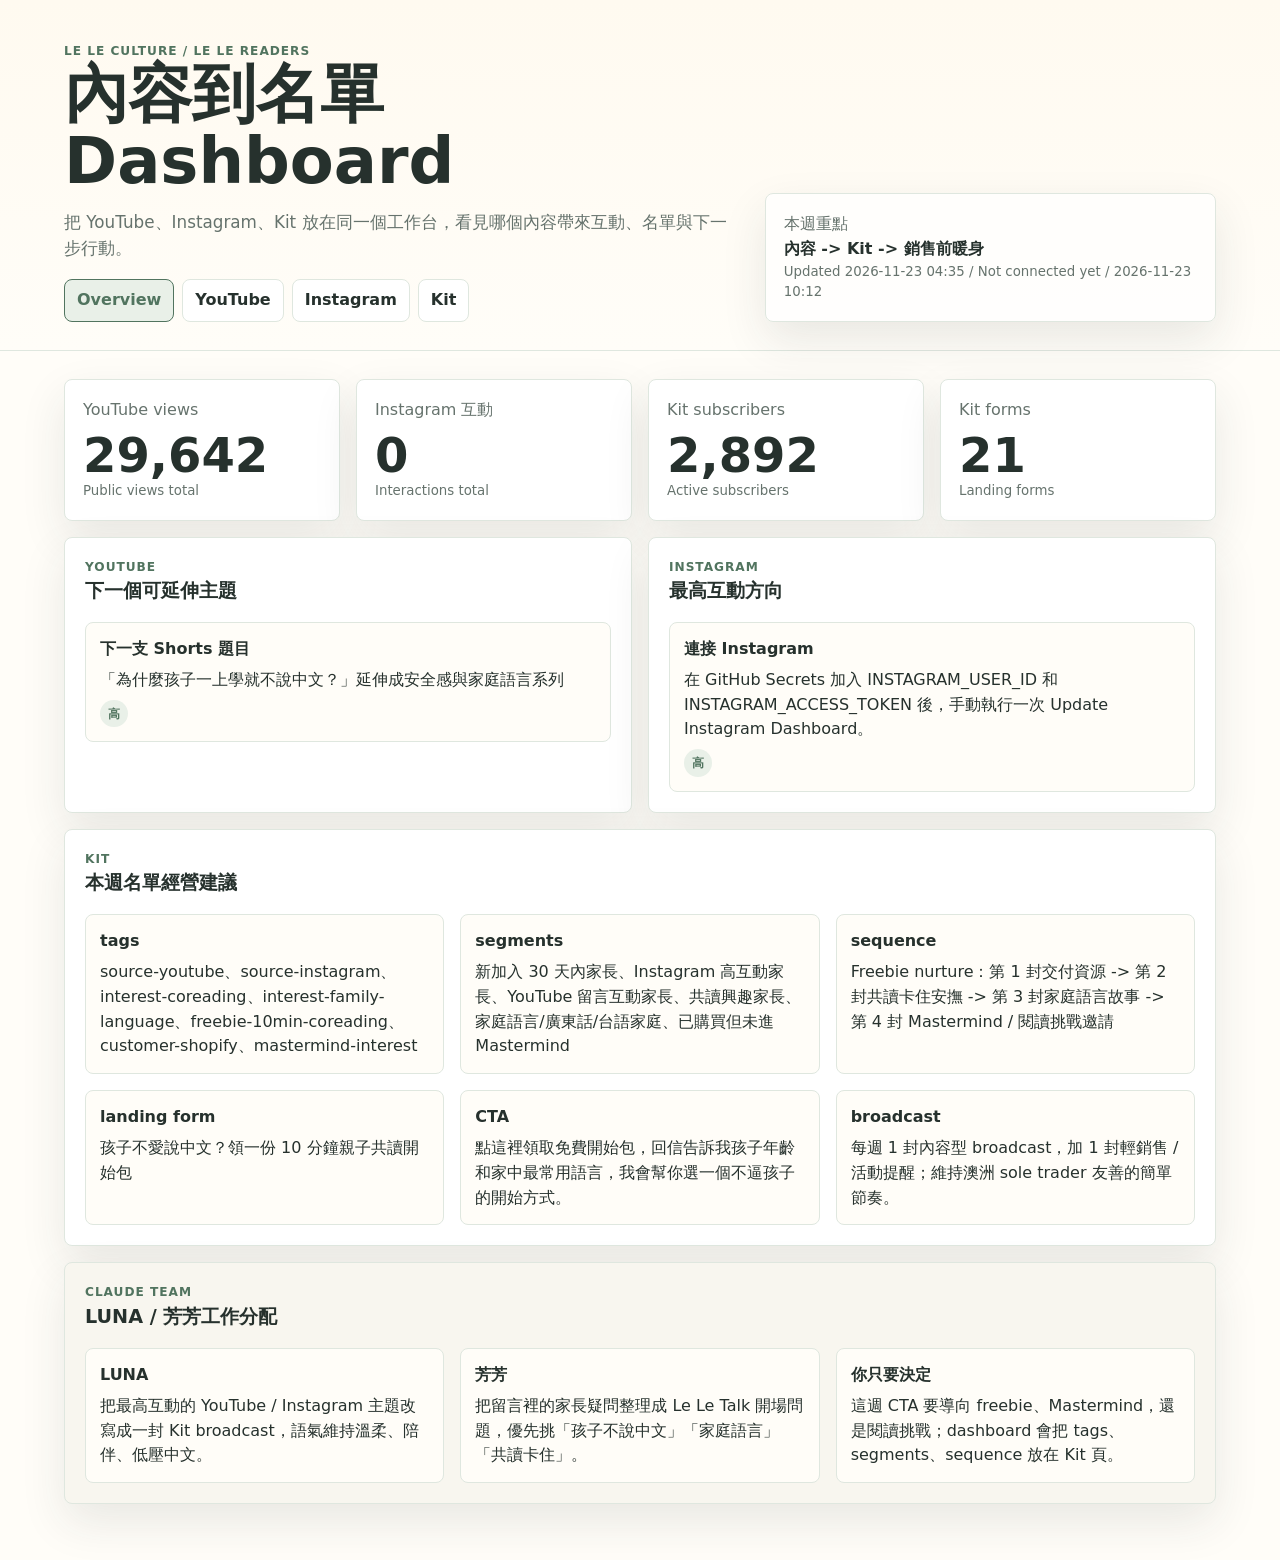
<file: index.html>
<!doctype html>
<html lang="zh-Hant">
  <head>
    <meta charset="utf-8">
    <meta name="viewport" content="width=device-width, initial-scale=1">
    <title>Le Le Culture Growth Dashboard</title>
    <link rel="stylesheet" href="styles.css">
  </head>
  <body>
    <header class="topbar">
      <div>
        <p class="eyebrow">Le Le Culture / Le Le Readers</p>
        <h1>內容到名單 Dashboard</h1>
        <p class="subtitle">把 YouTube、Instagram、Kit 放在同一個工作台，看見哪個內容帶來互動、名單與下一步行動。</p>
        <nav class="dashboard-nav" aria-label="Dashboard pages">
          <a class="active" href="index.html">Overview</a>
          <a href="youtube.html">YouTube</a>
          <a href="instagram.html">Instagram</a>
          <a href="kit.html">Kit</a>
        </nav>
      </div>
      <div class="source-card">
        <span>本週重點</span>
        <strong id="overviewFocus">內容 -> Kit -> 銷售前暖身</strong>
        <small id="overviewGeneratedAt"></small>
      </div>
    </header>

    <main>
      <section class="kpi-grid" aria-label="Overview 關鍵數據">
        <article class="kpi"><span>YouTube views</span><strong id="overviewYoutubeViews">0</strong><small>Public views total</small></article>
        <article class="kpi"><span>Instagram 互動</span><strong id="overviewInstagramInteractions">0</strong><small>Interactions total</small></article>
        <article class="kpi"><span>Kit subscribers</span><strong id="overviewSubscribers">0</strong><small>Active subscribers</small></article>
        <article class="kpi"><span>Kit forms</span><strong id="overviewForms">0</strong><small>Landing forms</small></article>
      </section>

      <section class="dashboard-grid">
        <article class="panel">
          <div class="panel-heading">
            <div>
              <p class="eyebrow">YouTube</p>
              <h2>下一個可延伸主題</h2>
            </div>
          </div>
          <div id="overviewYoutubeIdea" class="ideas-grid single-column"></div>
        </article>

        <article class="panel">
          <div class="panel-heading">
            <div>
              <p class="eyebrow">Instagram</p>
              <h2>最高互動方向</h2>
            </div>
          </div>
          <div id="overviewInstagramIdea" class="ideas-grid single-column"></div>
        </article>

        <article class="panel wide">
          <div class="panel-heading">
            <div>
              <p class="eyebrow">Kit</p>
              <h2>本週名單經營建議</h2>
            </div>
          </div>
          <div id="overviewKitPlan" class="automation-grid"></div>
        </article>

        <article class="panel wide muted-panel">
          <div class="panel-heading">
            <div>
              <p class="eyebrow">Claude Team</p>
              <h2>LUNA / 芳芳工作分配</h2>
            </div>
          </div>
          <div class="automation-grid">
            <div>
              <strong>LUNA</strong>
              <p>把最高互動的 YouTube / Instagram 主題改寫成一封 Kit broadcast，語氣維持溫柔、陪伴、低壓中文。</p>
            </div>
            <div>
              <strong>芳芳</strong>
              <p>把留言裡的家長疑問整理成 Le Le Talk 開場問題，優先挑「孩子不說中文」「家庭語言」「共讀卡住」。</p>
            </div>
            <div>
              <strong>你只要決定</strong>
              <p>這週 CTA 要導向 freebie、Mastermind，還是閱讀挑戰；dashboard 會把 tags、segments、sequence 放在 Kit 頁。</p>
            </div>
          </div>
        </article>
      </section>
    </main>

    <script src="data/youtube-dashboard-data.js"></script>
    <script src="data/instagram-dashboard-data.js"></script>
    <script src="data/kit-dashboard-data.js"></script>
    <script src="overview-app.js"></script>
  </body>
</html>
</file>
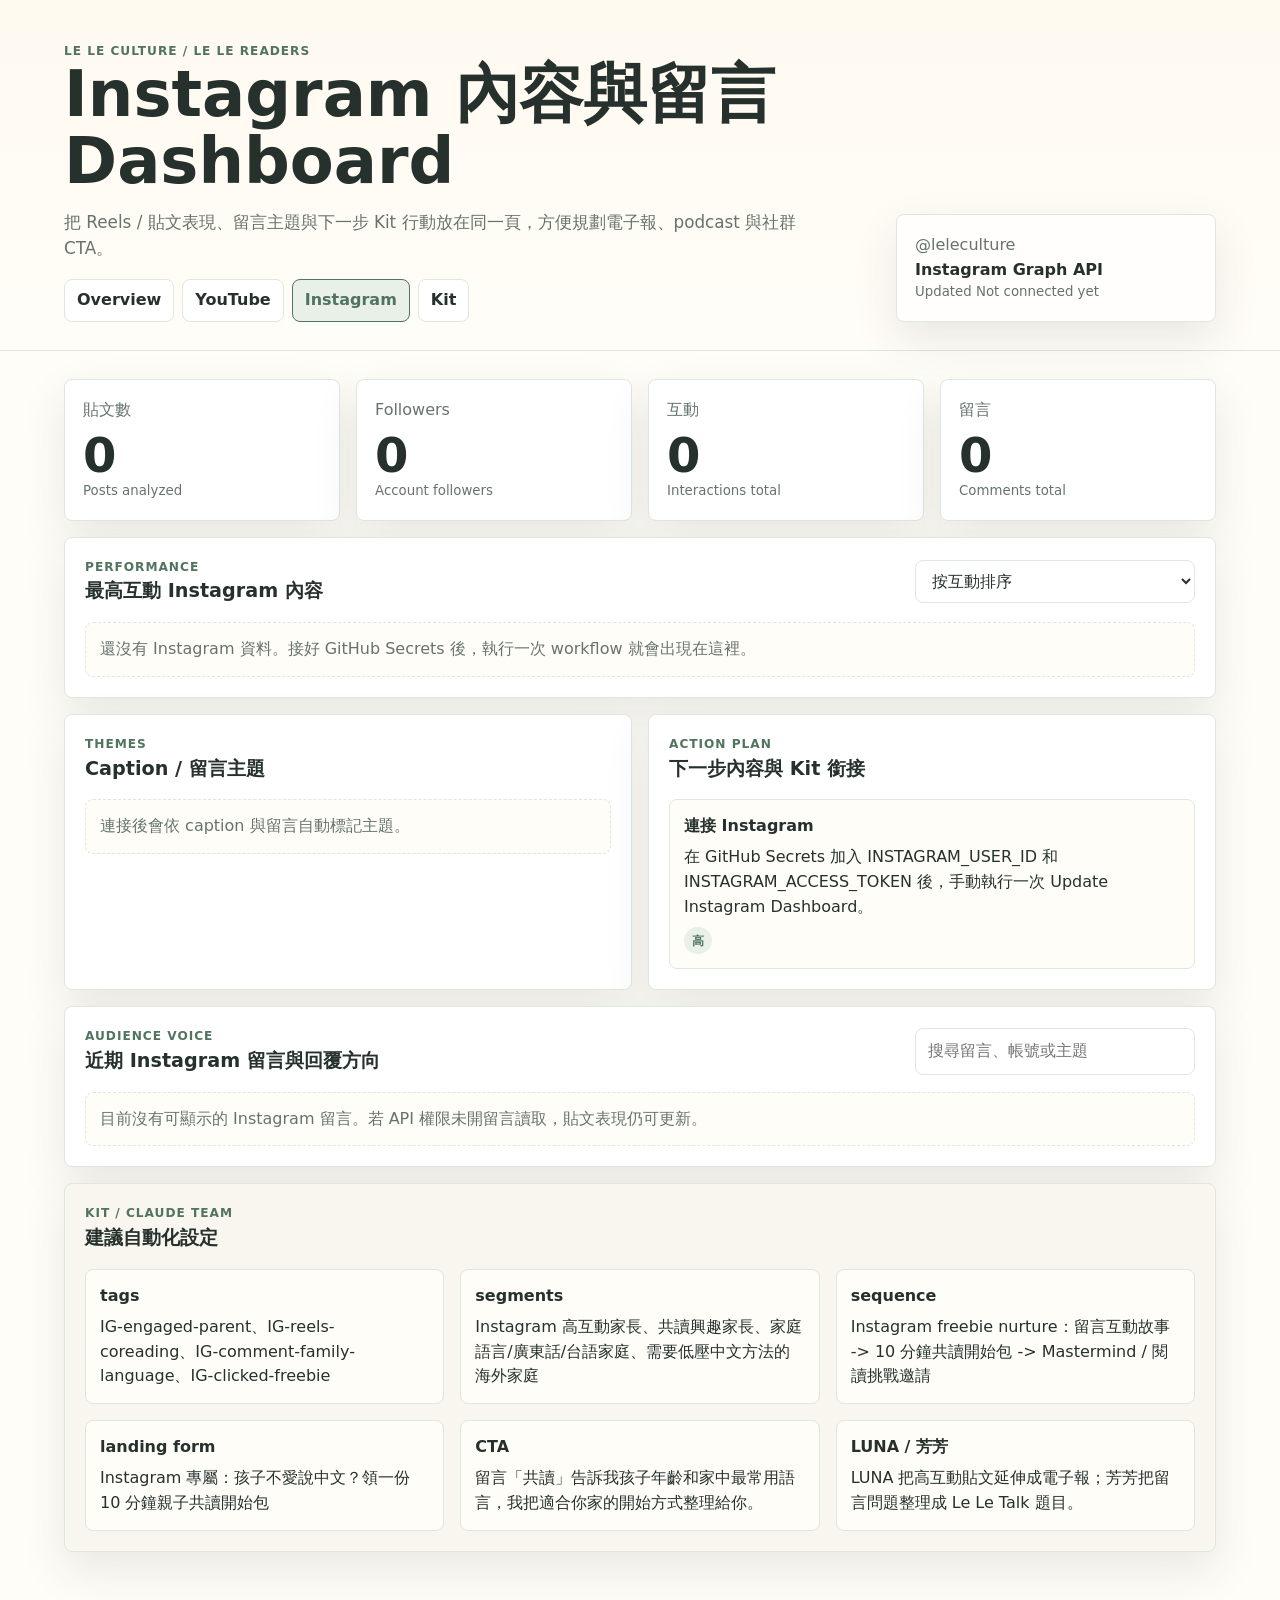
<file: instagram.html>
<!doctype html>
<html lang="zh-Hant">
  <head>
    <meta charset="utf-8">
    <meta name="viewport" content="width=device-width, initial-scale=1">
    <title>Le Le Culture Instagram Dashboard</title>
    <link rel="stylesheet" href="styles.css">
  </head>
  <body>
    <header class="topbar">
      <div>
        <p class="eyebrow">Le Le Culture / Le Le Readers</p>
        <h1>Instagram 內容與留言 Dashboard</h1>
        <p class="subtitle">把 Reels / 貼文表現、留言主題與下一步 Kit 行動放在同一頁，方便規劃電子報、podcast 與社群 CTA。</p>
        <nav class="dashboard-nav" aria-label="Dashboard pages">
          <a href="index.html">Overview</a>
          <a href="youtube.html">YouTube</a>
          <a class="active" href="instagram.html">Instagram</a>
          <a href="kit.html">Kit</a>
        </nav>
      </div>
      <div class="source-card">
        <span id="igAccount">Instagram account</span>
        <strong id="igSource">Instagram Graph API</strong>
        <small id="igGeneratedAt"></small>
      </div>
    </header>

    <main>
      <section class="kpi-grid" aria-label="Instagram 關鍵數據">
        <article class="kpi"><span>貼文數</span><strong id="igPosts">0</strong><small>Posts analyzed</small></article>
        <article class="kpi"><span>Followers</span><strong id="igFollowers">0</strong><small>Account followers</small></article>
        <article class="kpi"><span>互動</span><strong id="igEngagement">0</strong><small>Interactions total</small></article>
        <article class="kpi"><span>留言</span><strong id="igComments">0</strong><small>Comments total</small></article>
      </section>

      <section class="dashboard-grid">
        <article class="panel wide">
          <div class="panel-heading">
            <div>
              <p class="eyebrow">Performance</p>
              <h2>最高互動 Instagram 內容</h2>
            </div>
            <select id="igSortFilter" aria-label="排序 Instagram 內容">
              <option value="interactions">按互動排序</option>
              <option value="likes">按 likes 排序</option>
              <option value="comments">按留言排序</option>
            </select>
          </div>
          <div id="igTopMedia" class="bar-list"></div>
        </article>

        <article class="panel">
          <div class="panel-heading">
            <div>
              <p class="eyebrow">Themes</p>
              <h2>Caption / 留言主題</h2>
            </div>
          </div>
          <div id="igThemeList" class="theme-list"></div>
        </article>

        <article class="panel">
          <div class="panel-heading">
            <div>
              <p class="eyebrow">Action Plan</p>
              <h2>下一步內容與 Kit 銜接</h2>
            </div>
          </div>
          <div id="igActionIdeas" class="ideas-grid single-column"></div>
        </article>

        <article class="panel wide">
          <div class="panel-heading">
            <div>
              <p class="eyebrow">Audience Voice</p>
              <h2>近期 Instagram 留言與回覆方向</h2>
            </div>
            <input id="igCommentSearch" type="search" placeholder="搜尋留言、帳號或主題">
          </div>
          <div id="igCommentsTable" class="comment-table"></div>
        </article>

        <article class="panel wide muted-panel">
          <div class="panel-heading">
            <div>
              <p class="eyebrow">Kit / Claude Team</p>
              <h2>建議自動化設定</h2>
            </div>
          </div>
          <div id="igAutomation" class="automation-grid"></div>
        </article>
      </section>
    </main>

    <script src="data/instagram-dashboard-data.js"></script>
    <script src="instagram-app.js"></script>
  </body>
</html>
</file>
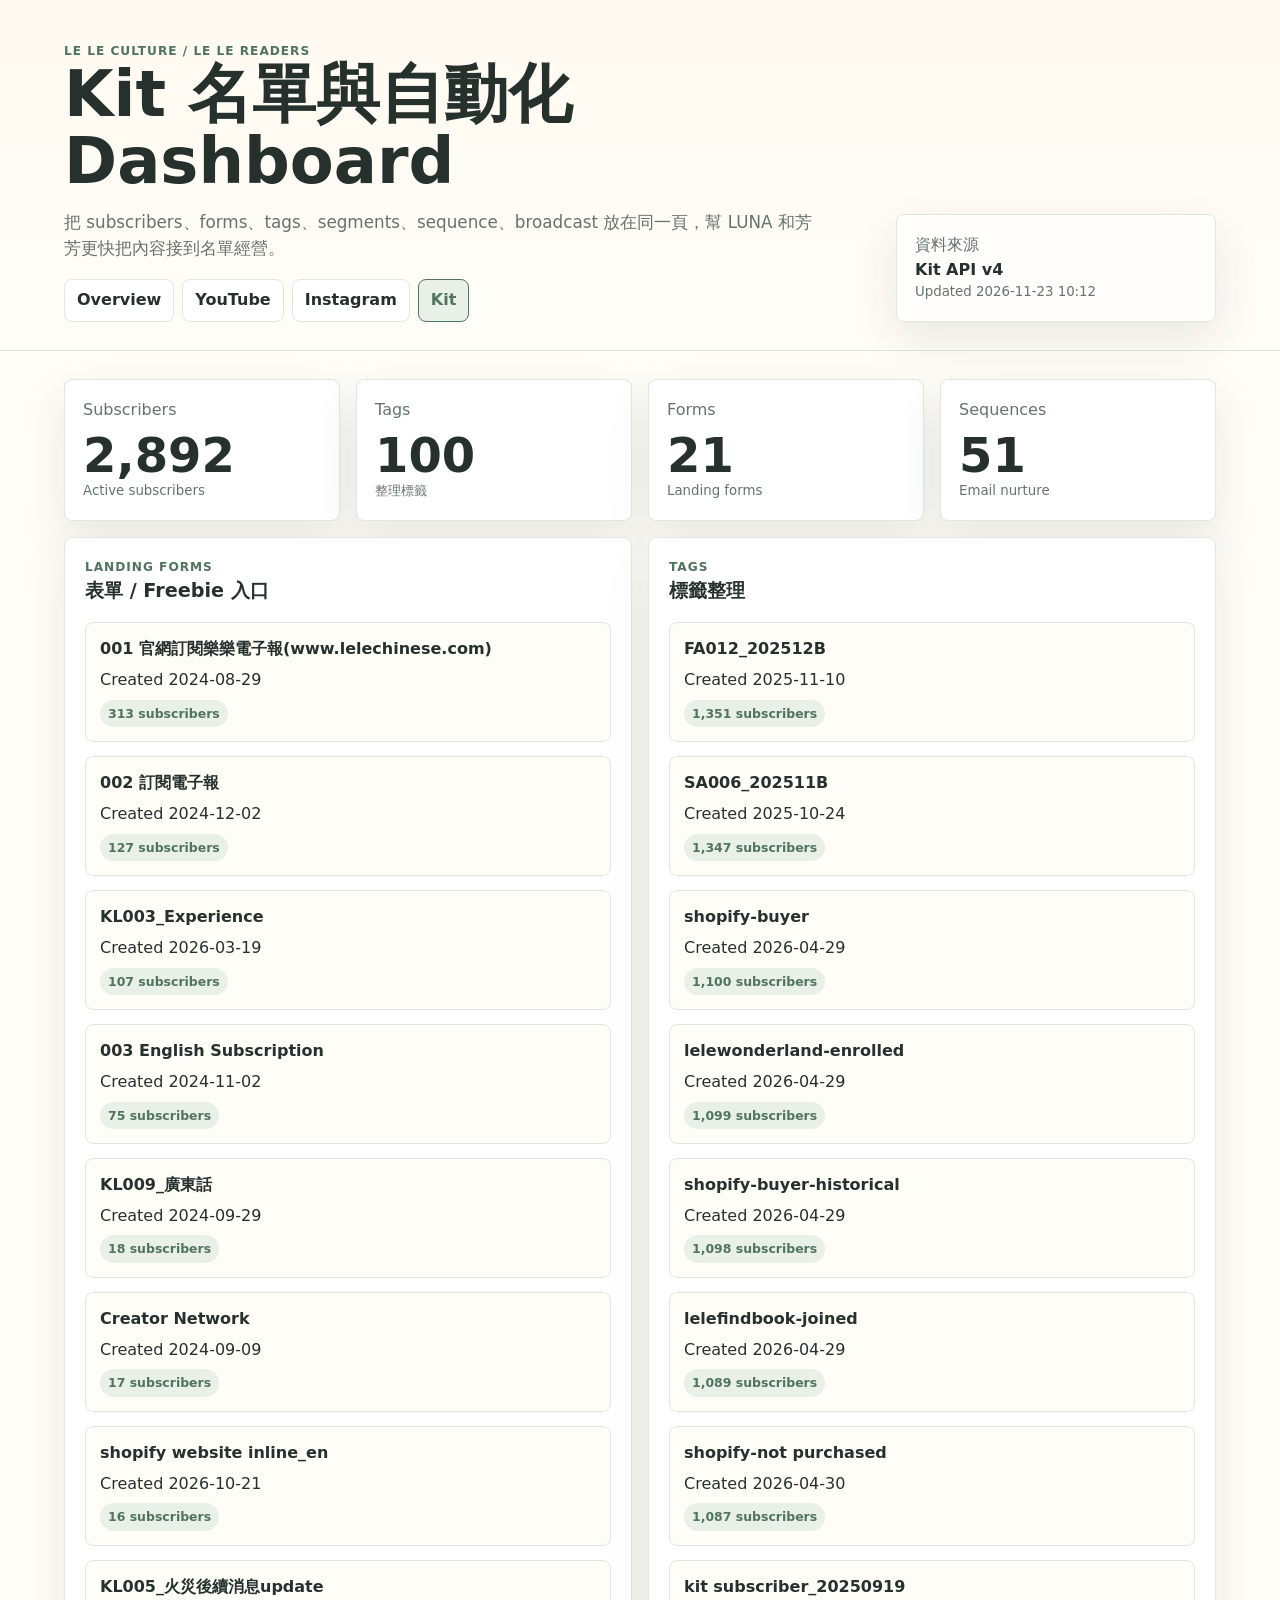
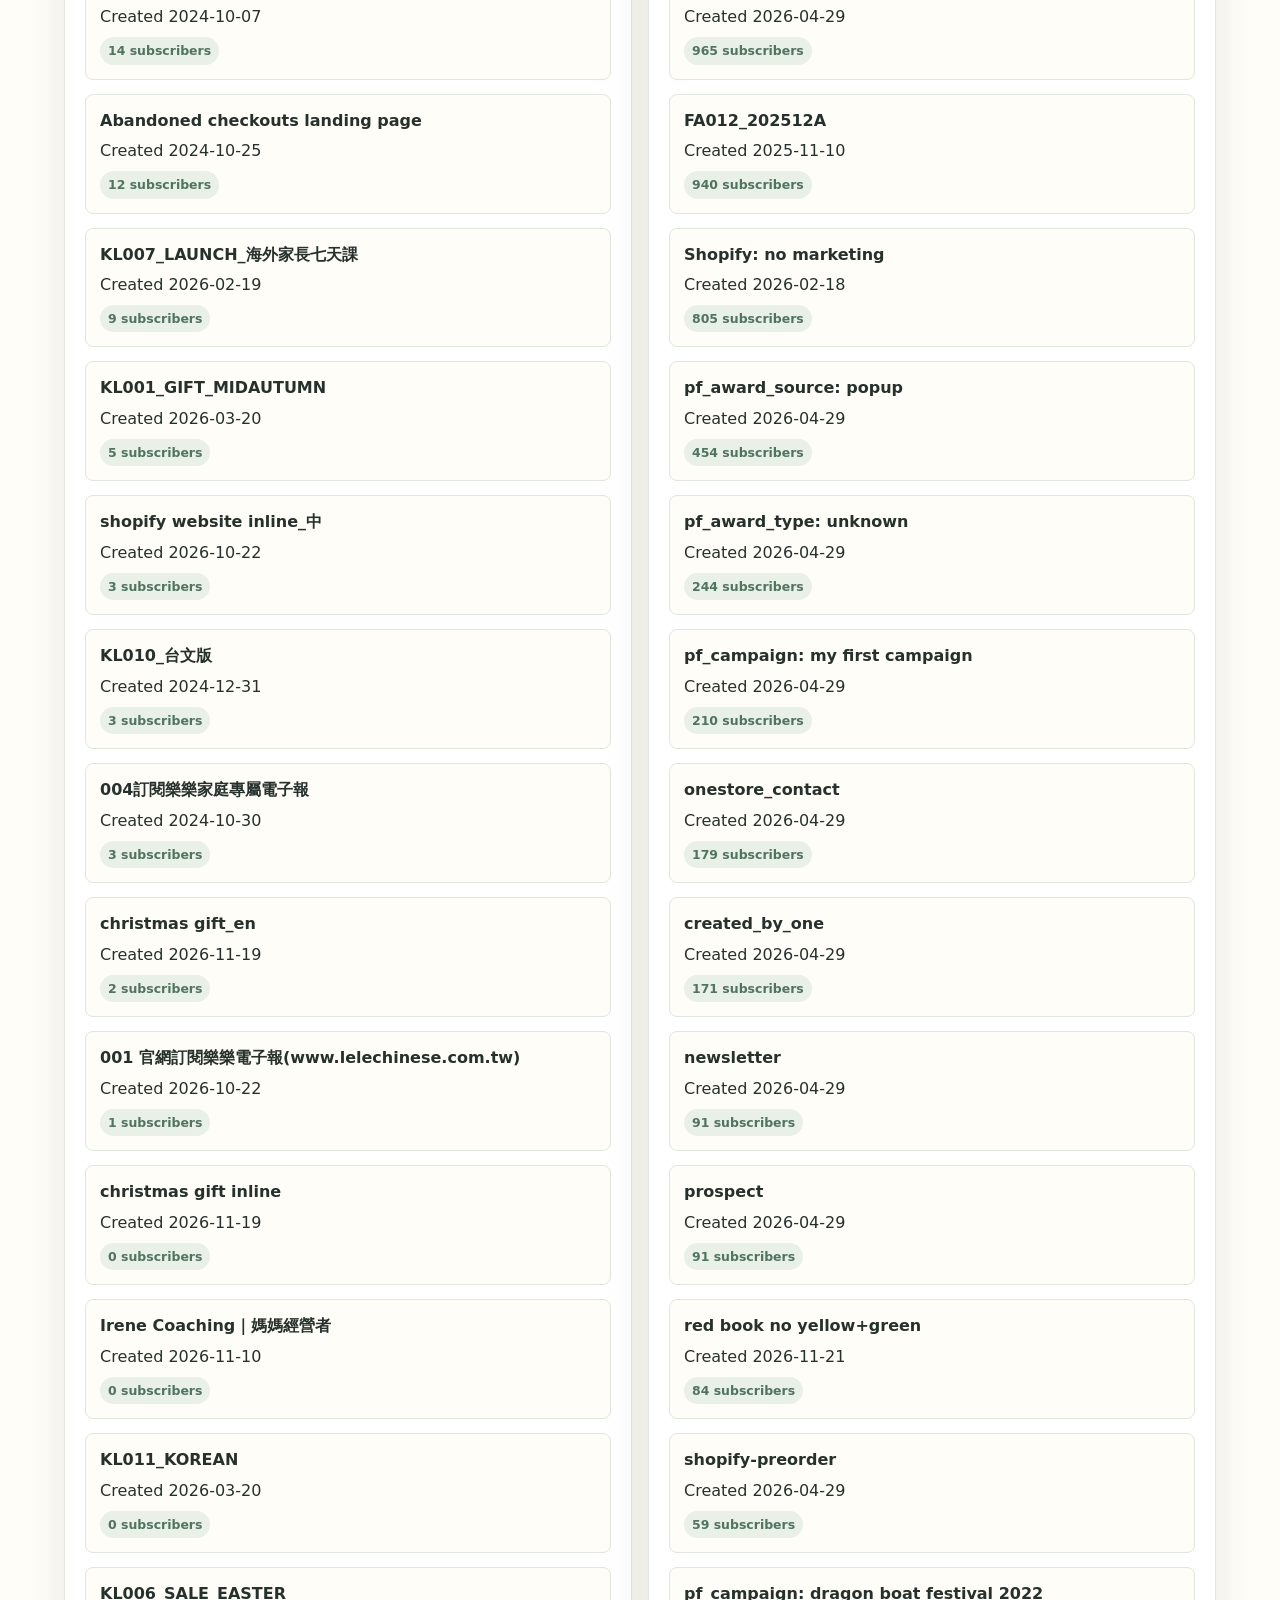
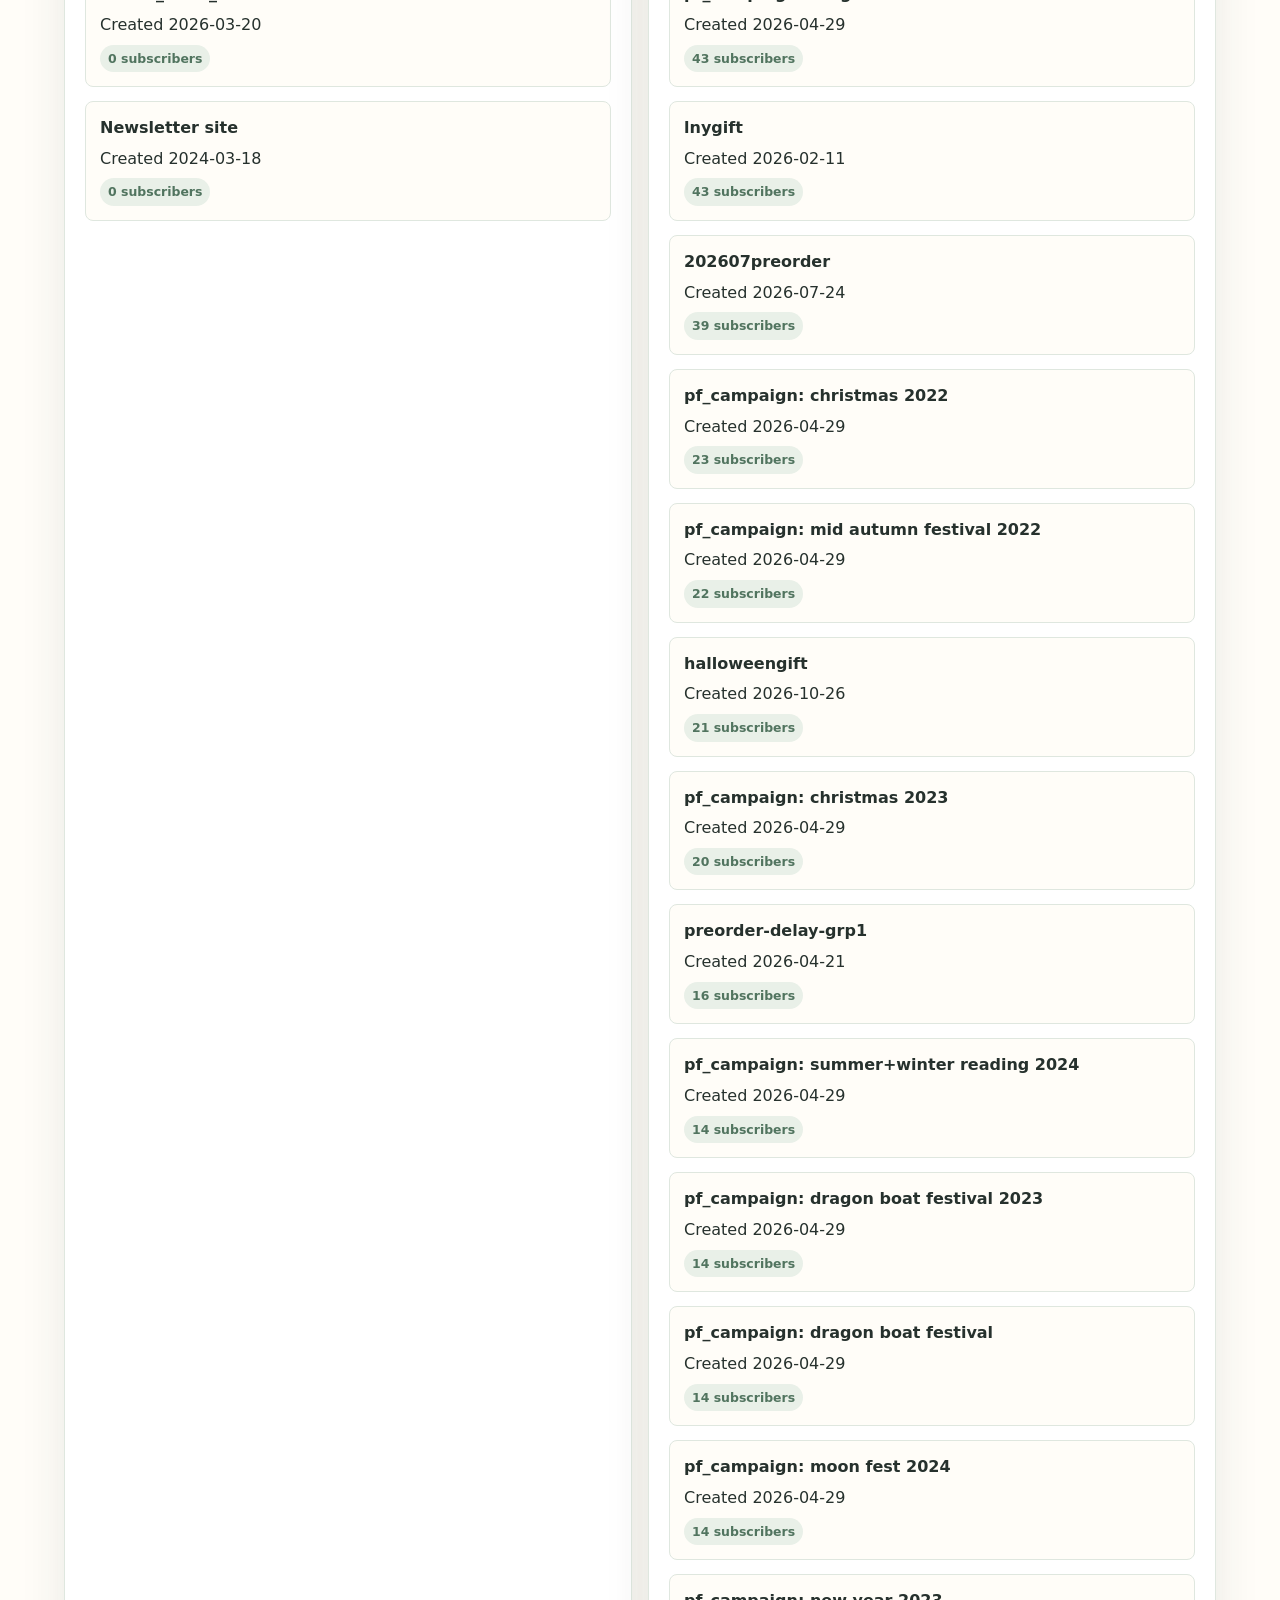
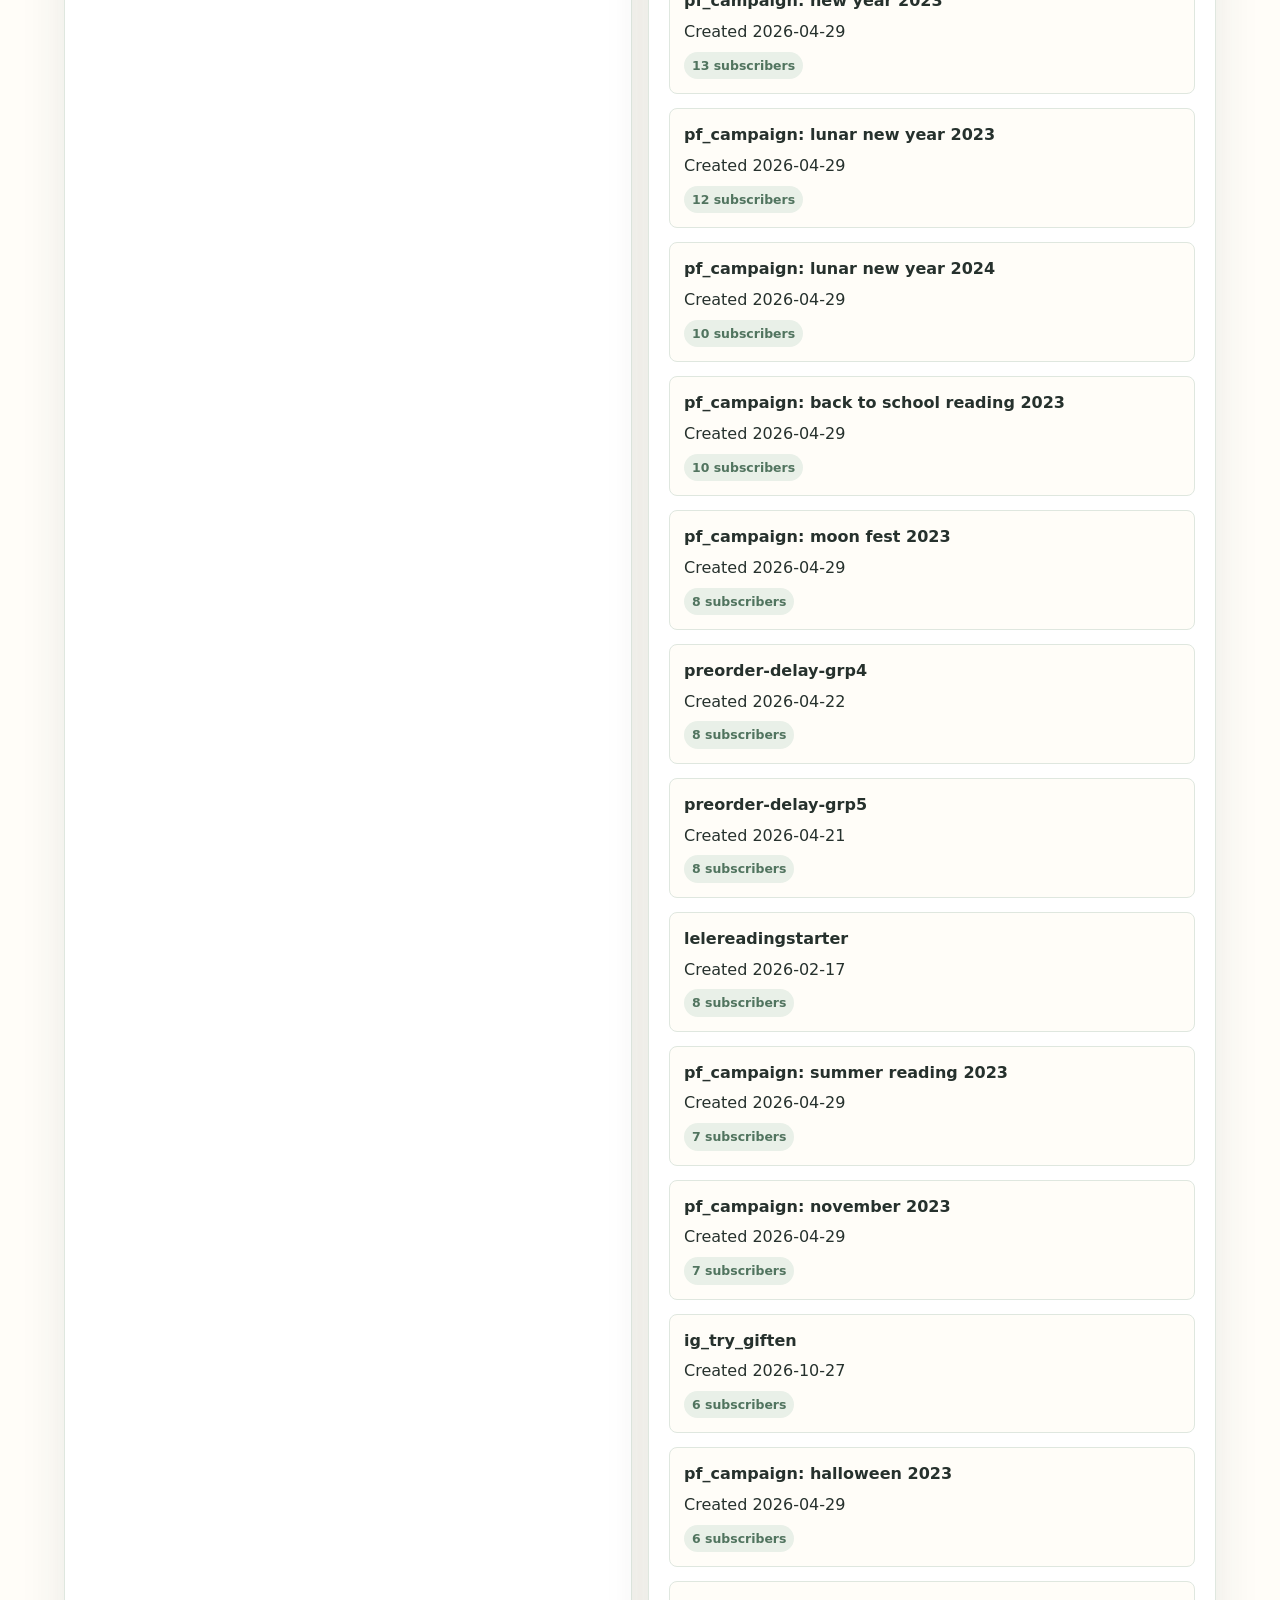
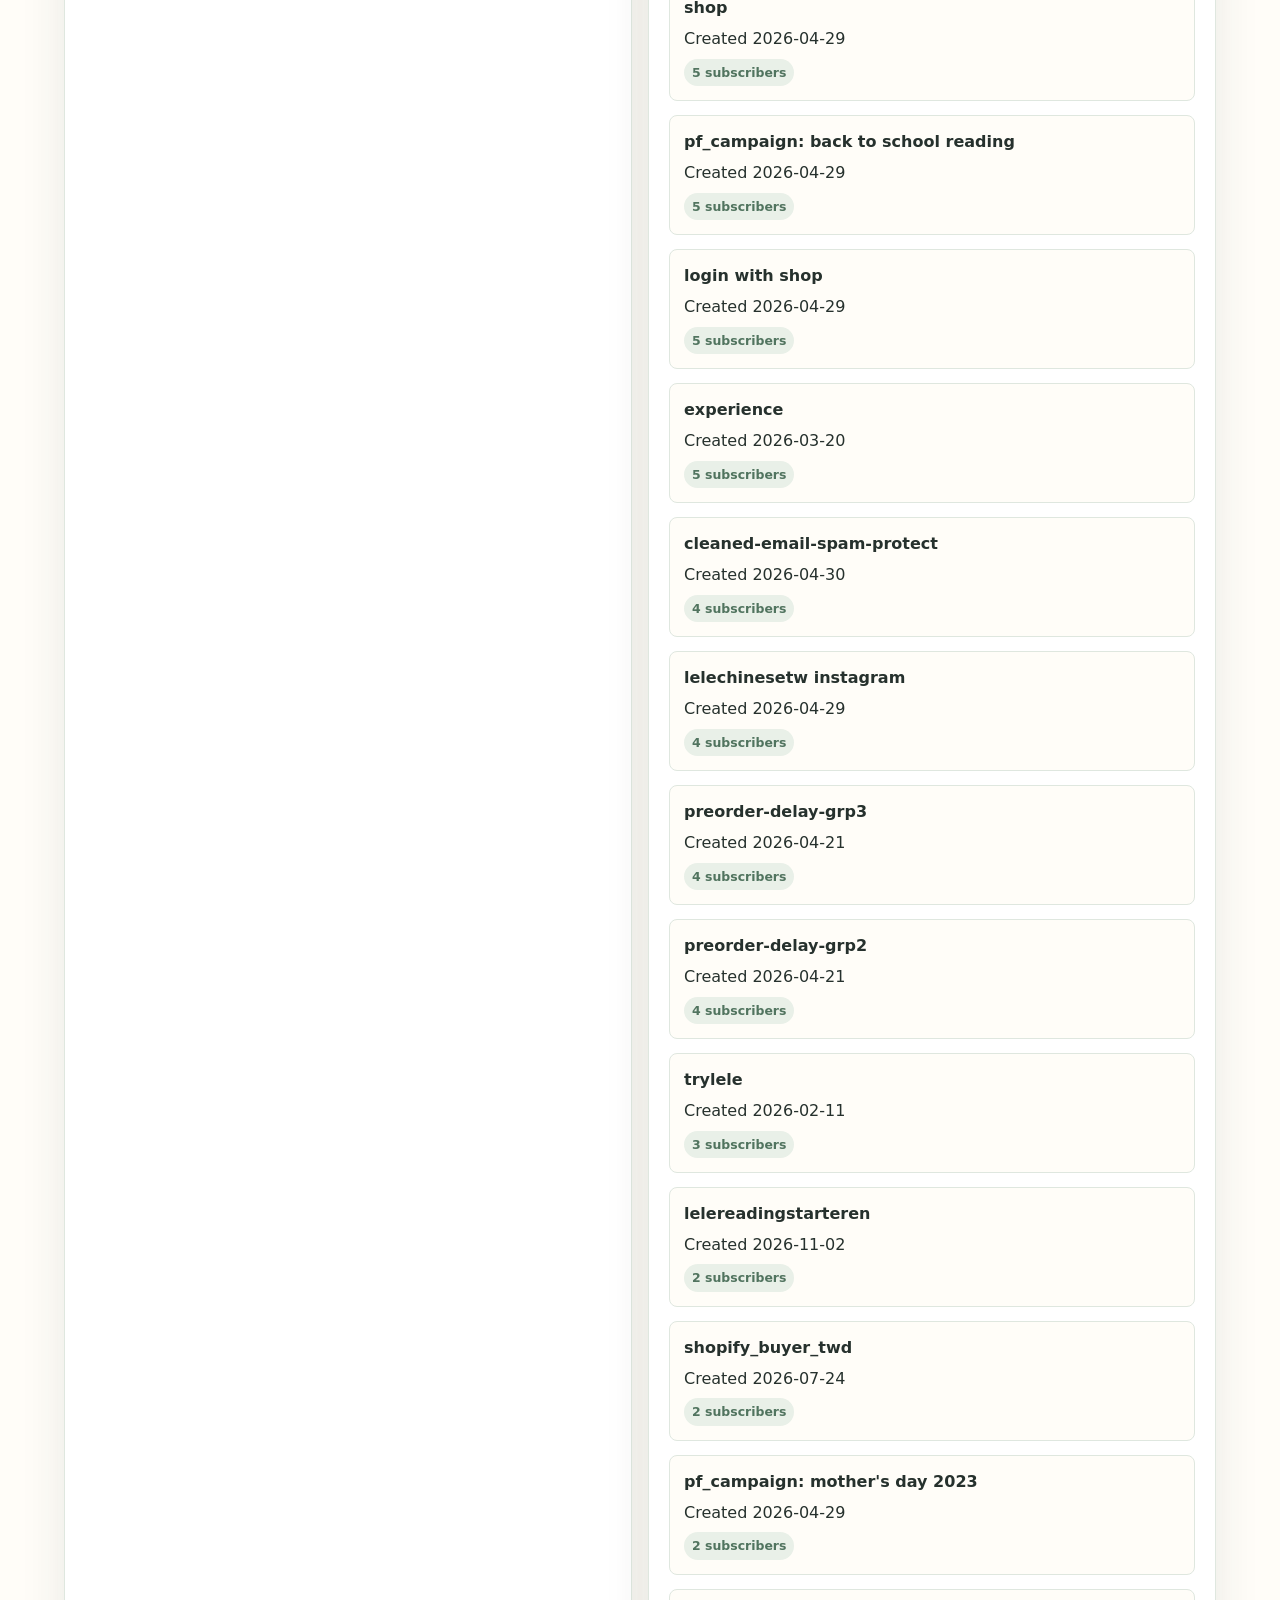
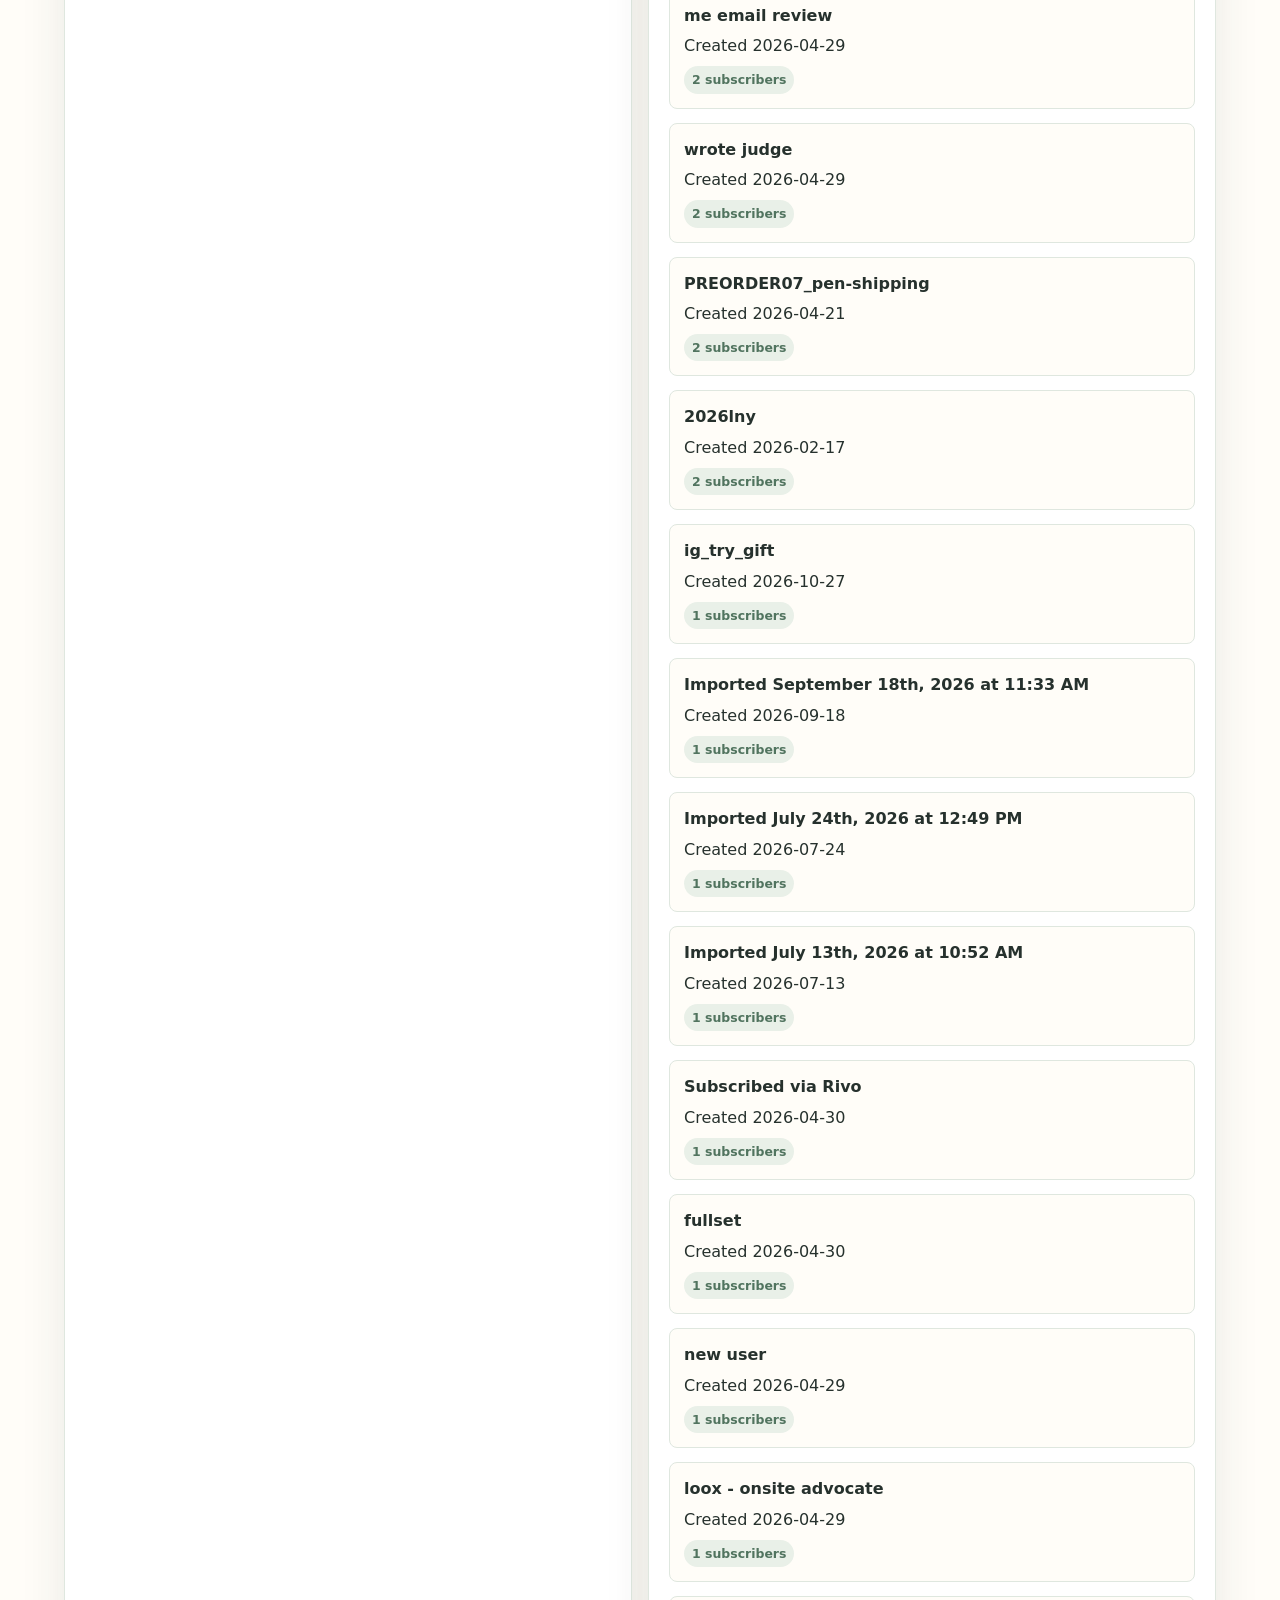
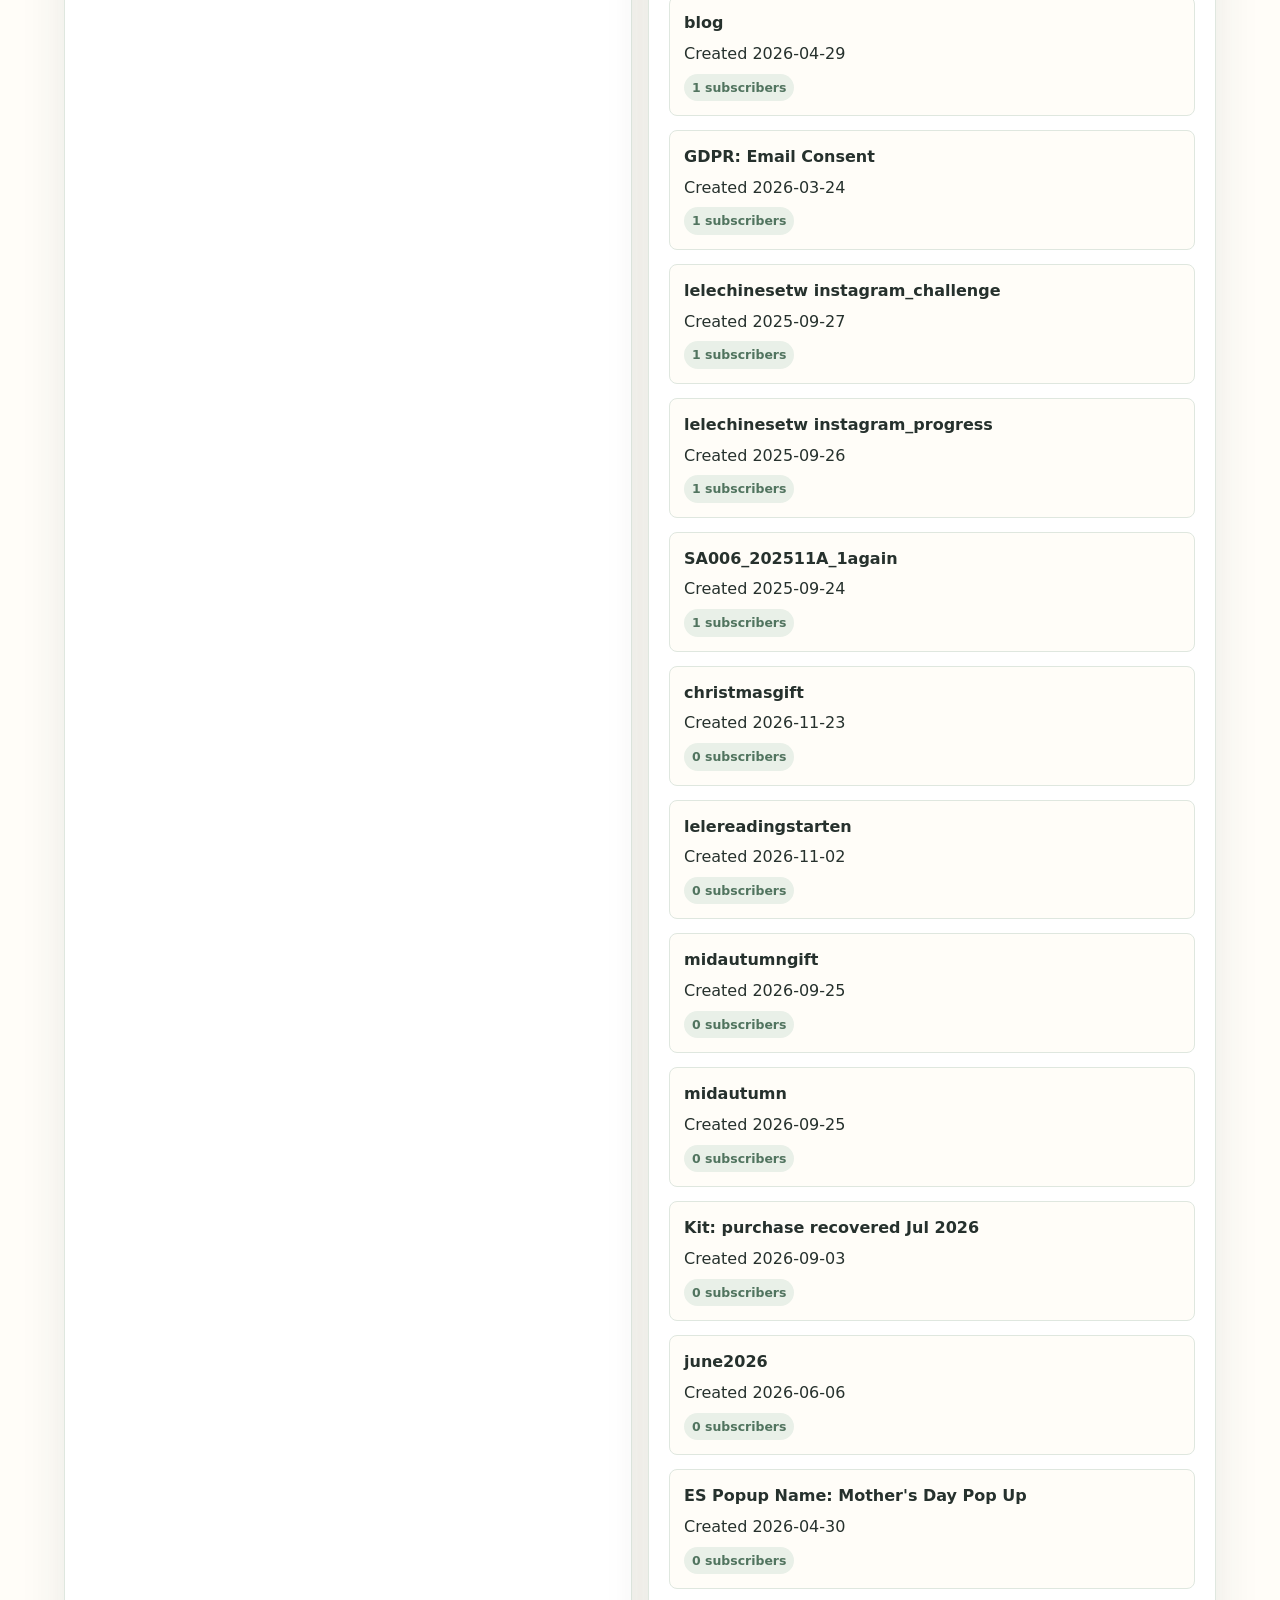
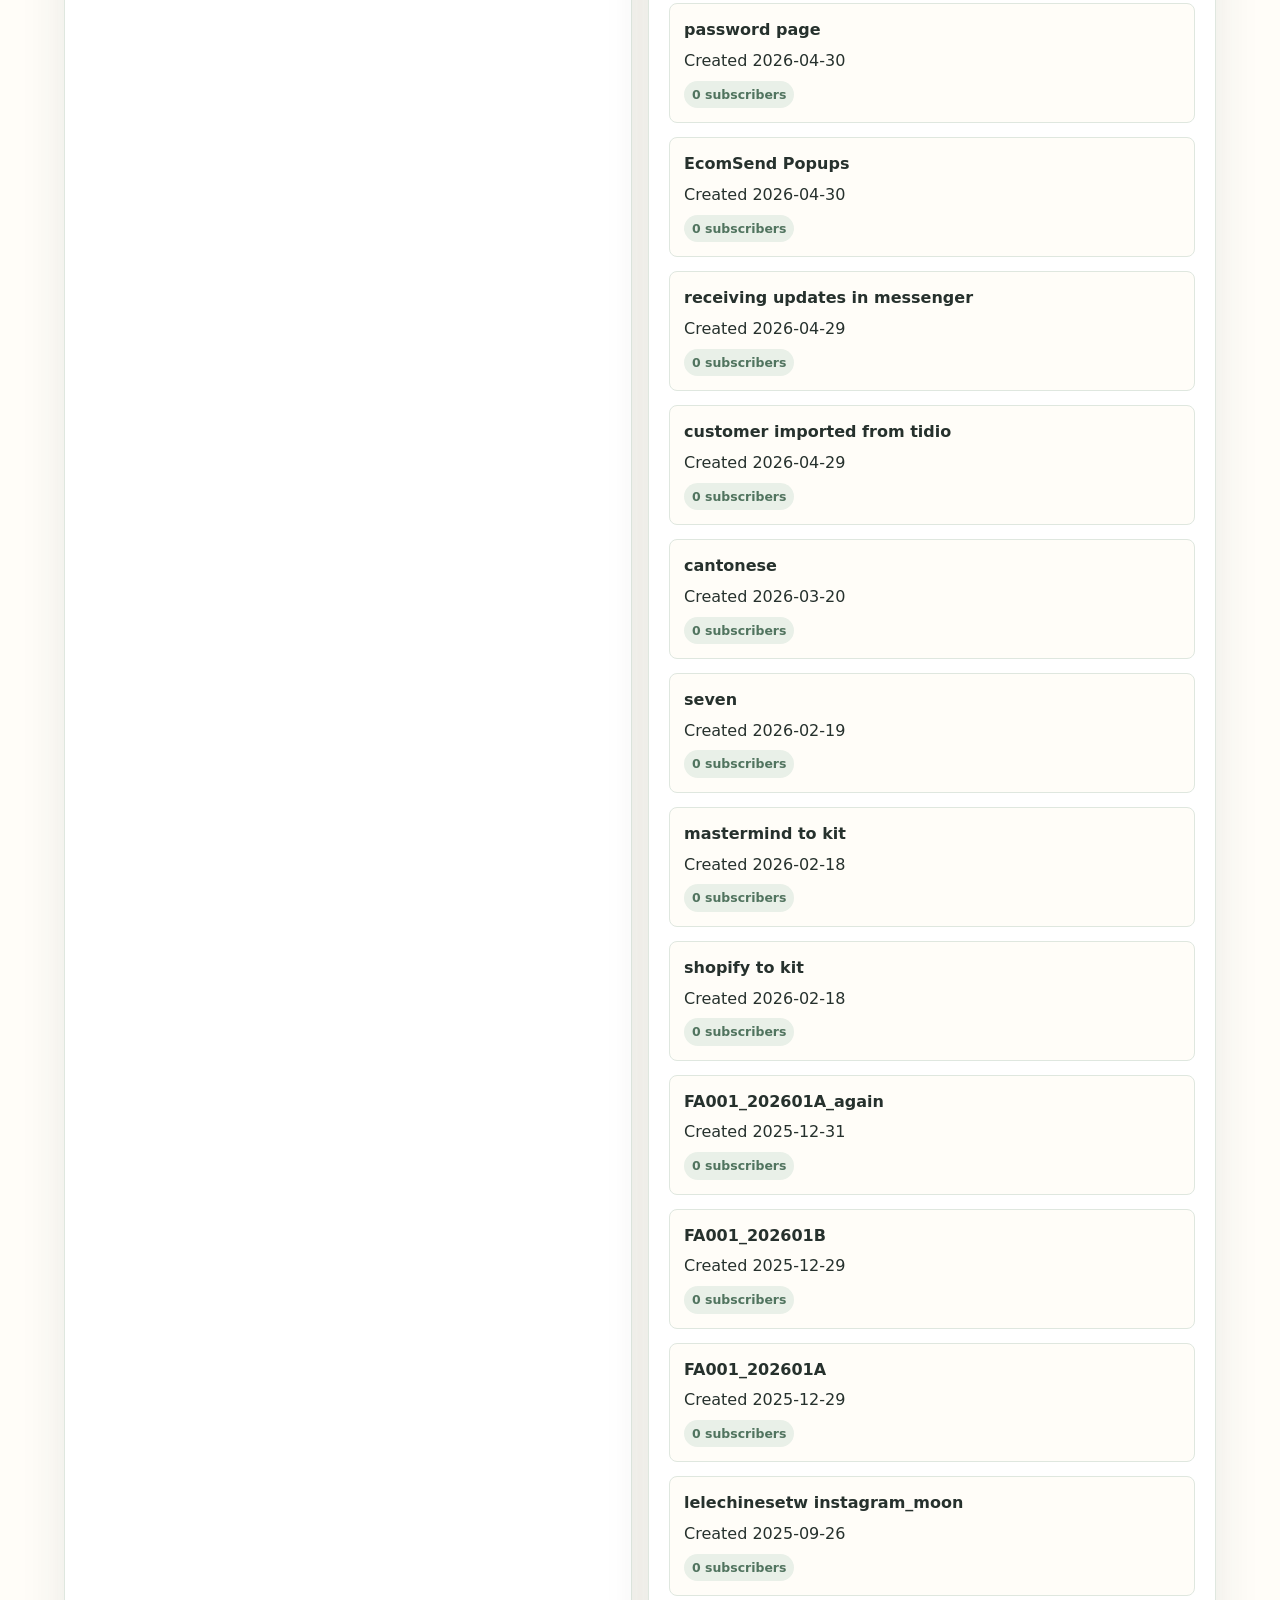
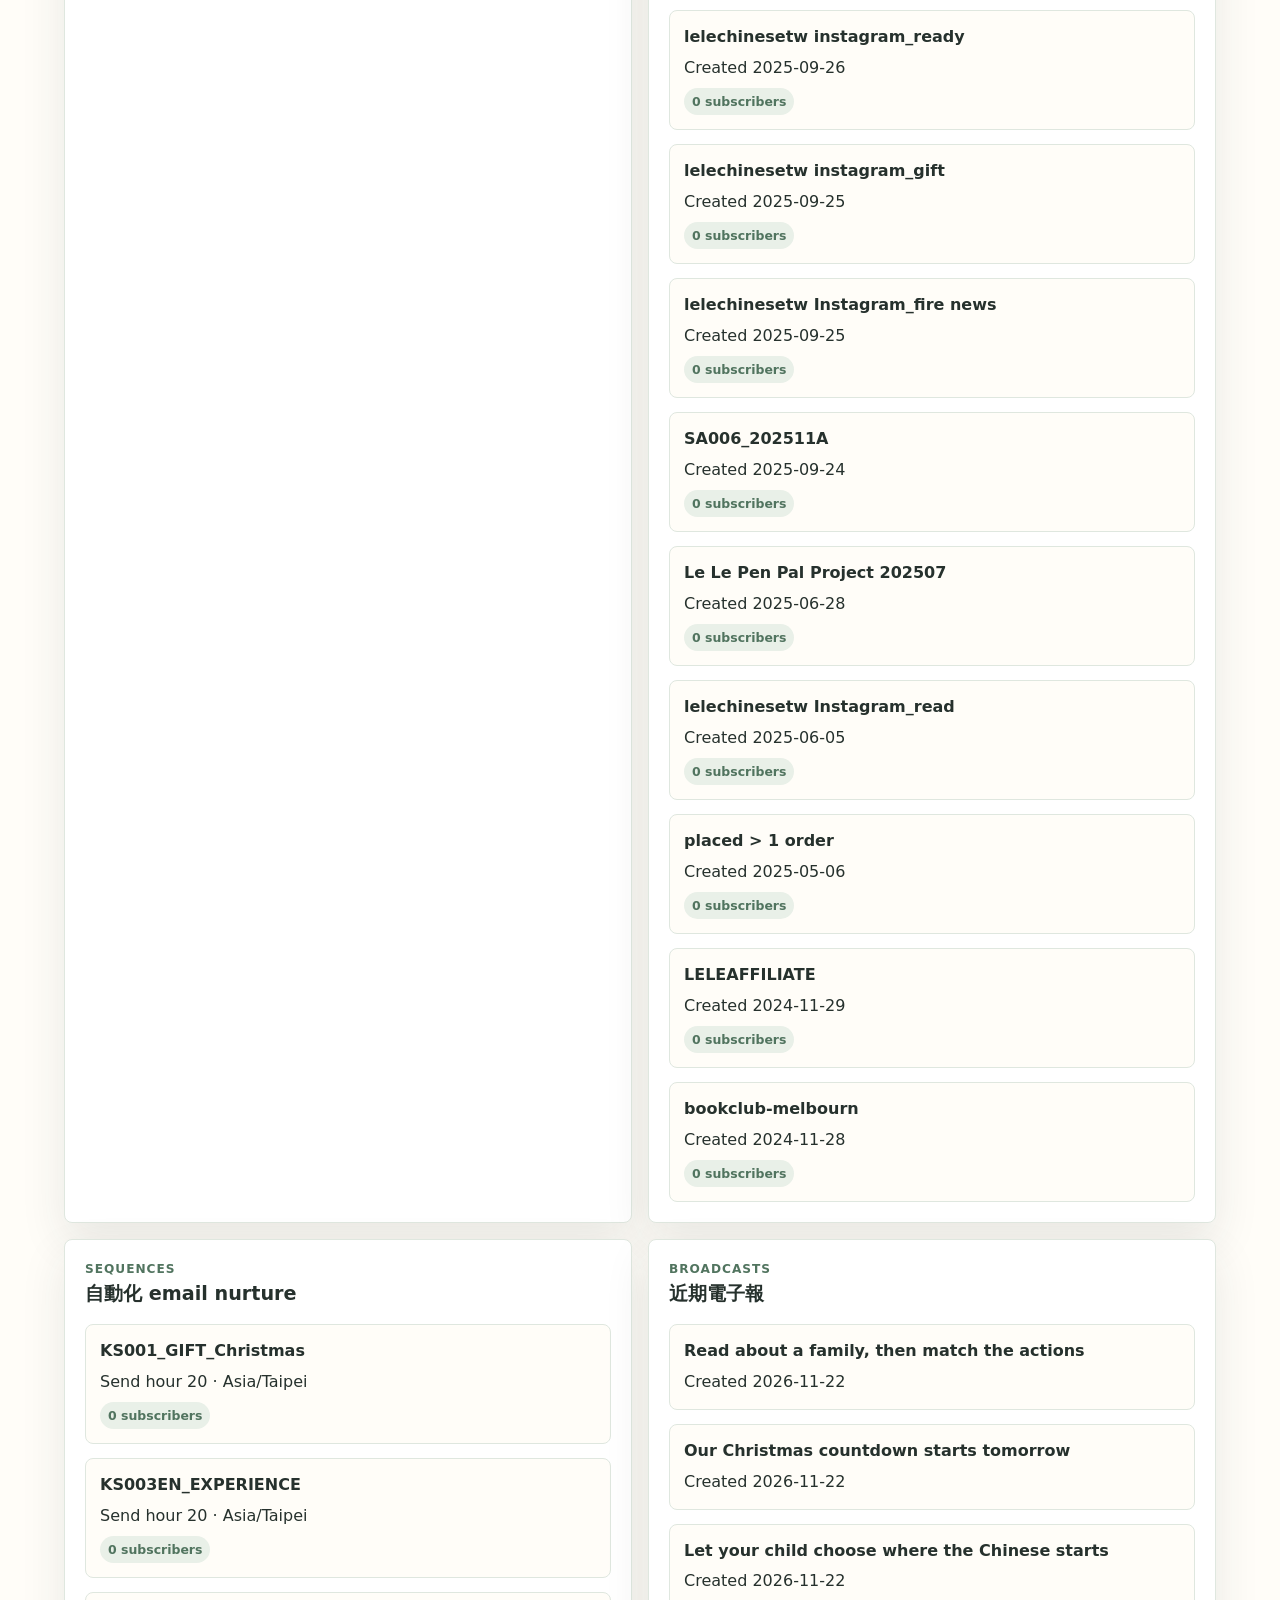
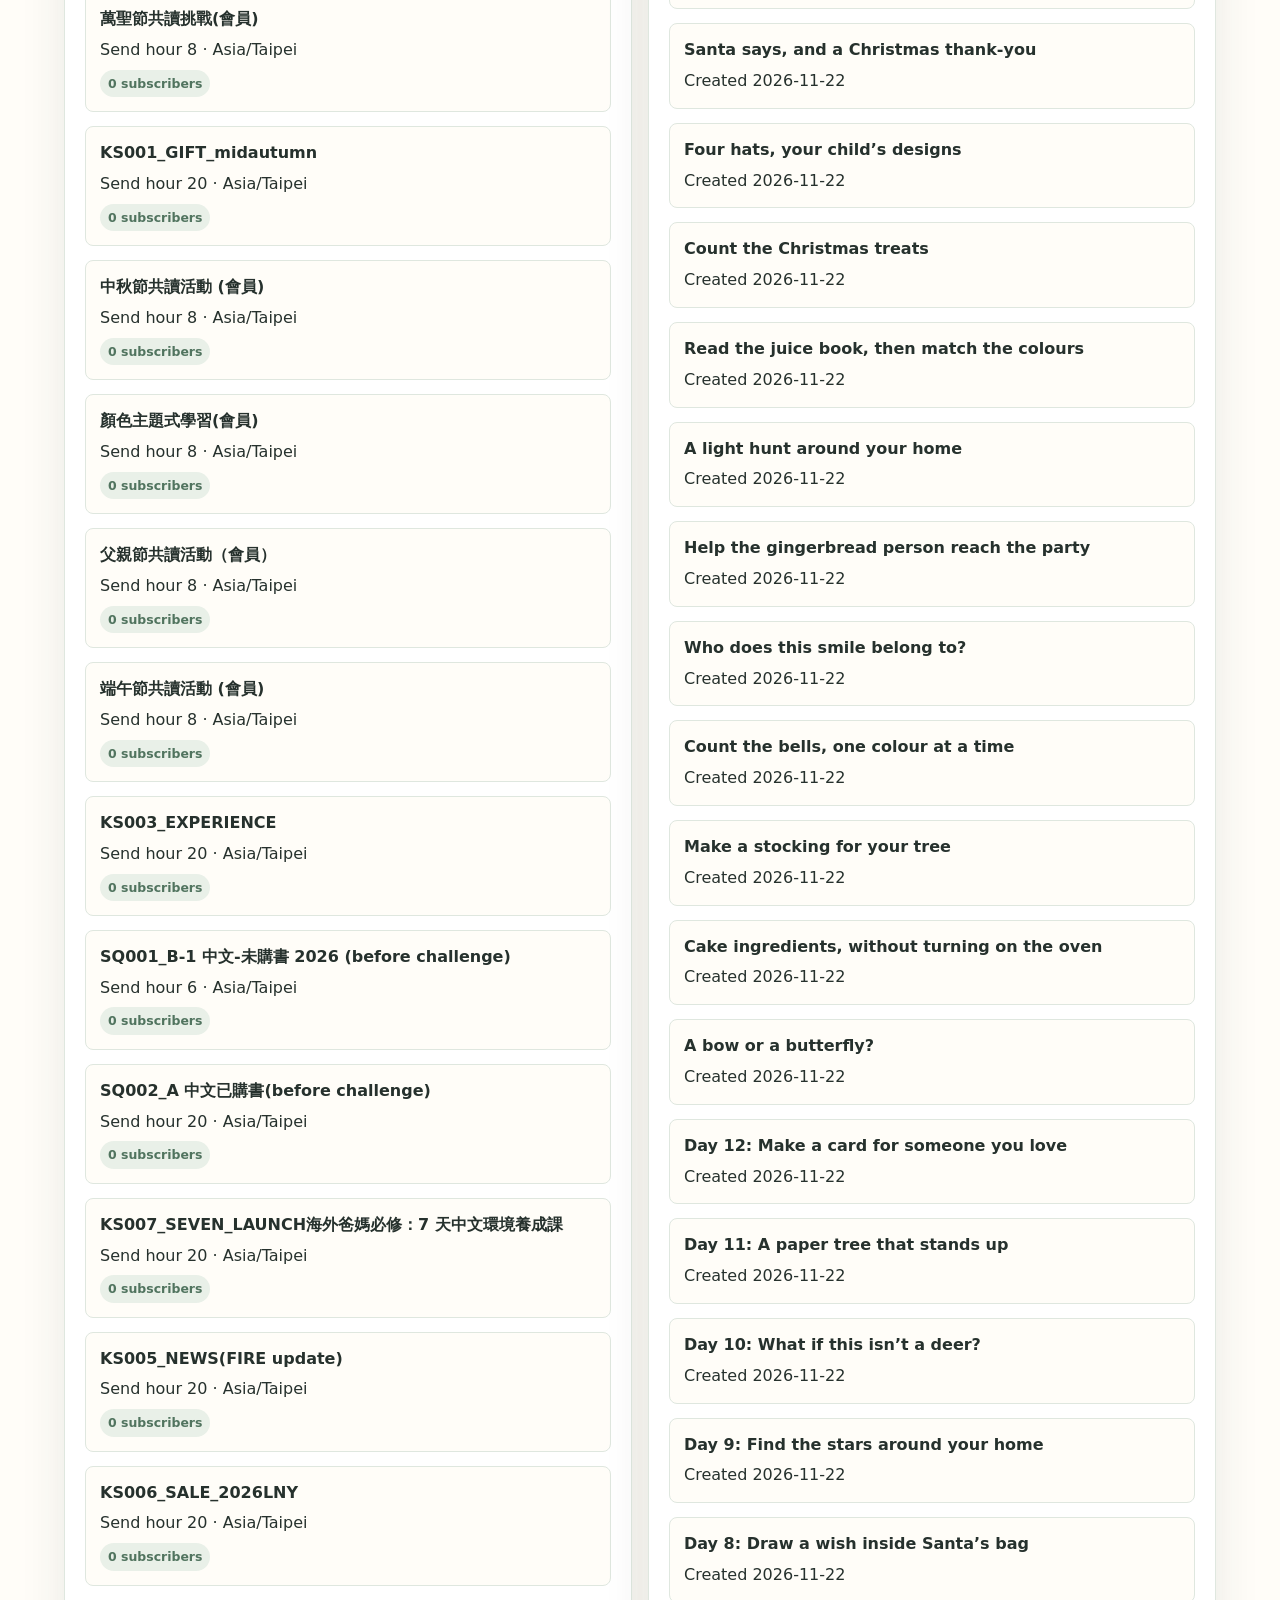
<file: kit.html>
<!doctype html>
<html lang="zh-Hant">
  <head>
    <meta charset="utf-8">
    <meta name="viewport" content="width=device-width, initial-scale=1">
    <title>Le Le Culture Kit Dashboard</title>
    <link rel="stylesheet" href="styles.css">
  </head>
  <body>
    <header class="topbar">
      <div>
        <p class="eyebrow">Le Le Culture / Le Le Readers</p>
        <h1>Kit 名單與自動化 Dashboard</h1>
        <p class="subtitle">把 subscribers、forms、tags、segments、sequence、broadcast 放在同一頁，幫 LUNA 和芳芳更快把內容接到名單經營。</p>
        <nav class="dashboard-nav" aria-label="Dashboard pages">
          <a href="index.html">Overview</a>
          <a href="youtube.html">YouTube</a>
          <a href="instagram.html">Instagram</a>
          <a class="active" href="kit.html">Kit</a>
        </nav>
      </div>
      <div class="source-card">
        <span>資料來源</span>
        <strong id="kitSource">Kit API v4</strong>
        <small id="kitGeneratedAt"></small>
      </div>
    </header>

    <main>
      <section class="kpi-grid" aria-label="Kit 關鍵數據">
        <article class="kpi"><span>Subscribers</span><strong id="kitSubscribers">0</strong><small>Active subscribers</small></article>
        <article class="kpi"><span>Tags</span><strong id="kitTags">0</strong><small>整理標籤</small></article>
        <article class="kpi"><span>Forms</span><strong id="kitForms">0</strong><small>Landing forms</small></article>
        <article class="kpi"><span>Sequences</span><strong id="kitSequences">0</strong><small>Email nurture</small></article>
      </section>

      <section class="dashboard-grid">
        <article class="panel">
          <div class="panel-heading">
            <div>
              <p class="eyebrow">Landing Forms</p>
              <h2>表單 / Freebie 入口</h2>
            </div>
          </div>
          <div id="kitFormsList" class="theme-list"></div>
        </article>

        <article class="panel">
          <div class="panel-heading">
            <div>
              <p class="eyebrow">Tags</p>
              <h2>標籤整理</h2>
            </div>
          </div>
          <div id="kitTagsList" class="theme-list"></div>
        </article>

        <article class="panel">
          <div class="panel-heading">
            <div>
              <p class="eyebrow">Sequences</p>
              <h2>自動化 email nurture</h2>
            </div>
          </div>
          <div id="kitSequencesList" class="theme-list"></div>
        </article>

        <article class="panel">
          <div class="panel-heading">
            <div>
              <p class="eyebrow">Broadcasts</p>
              <h2>近期電子報</h2>
            </div>
          </div>
          <div id="kitBroadcastsList" class="theme-list"></div>
        </article>

        <article class="panel wide">
          <div class="panel-heading">
            <div>
              <p class="eyebrow">Action Plan</p>
              <h2>下一步名單經營</h2>
            </div>
          </div>
          <div id="kitActionIdeas" class="ideas-grid"></div>
        </article>

        <article class="panel wide muted-panel">
          <div class="panel-heading">
            <div>
              <p class="eyebrow">Kit / Claude Team</p>
              <h2>建議自動化設定</h2>
            </div>
          </div>
          <div id="kitAutomation" class="automation-grid"></div>
        </article>
      </section>
    </main>

    <script src="data/kit-dashboard-data.js"></script>
    <script src="kit-app.js"></script>
  </body>
</html>
</file>
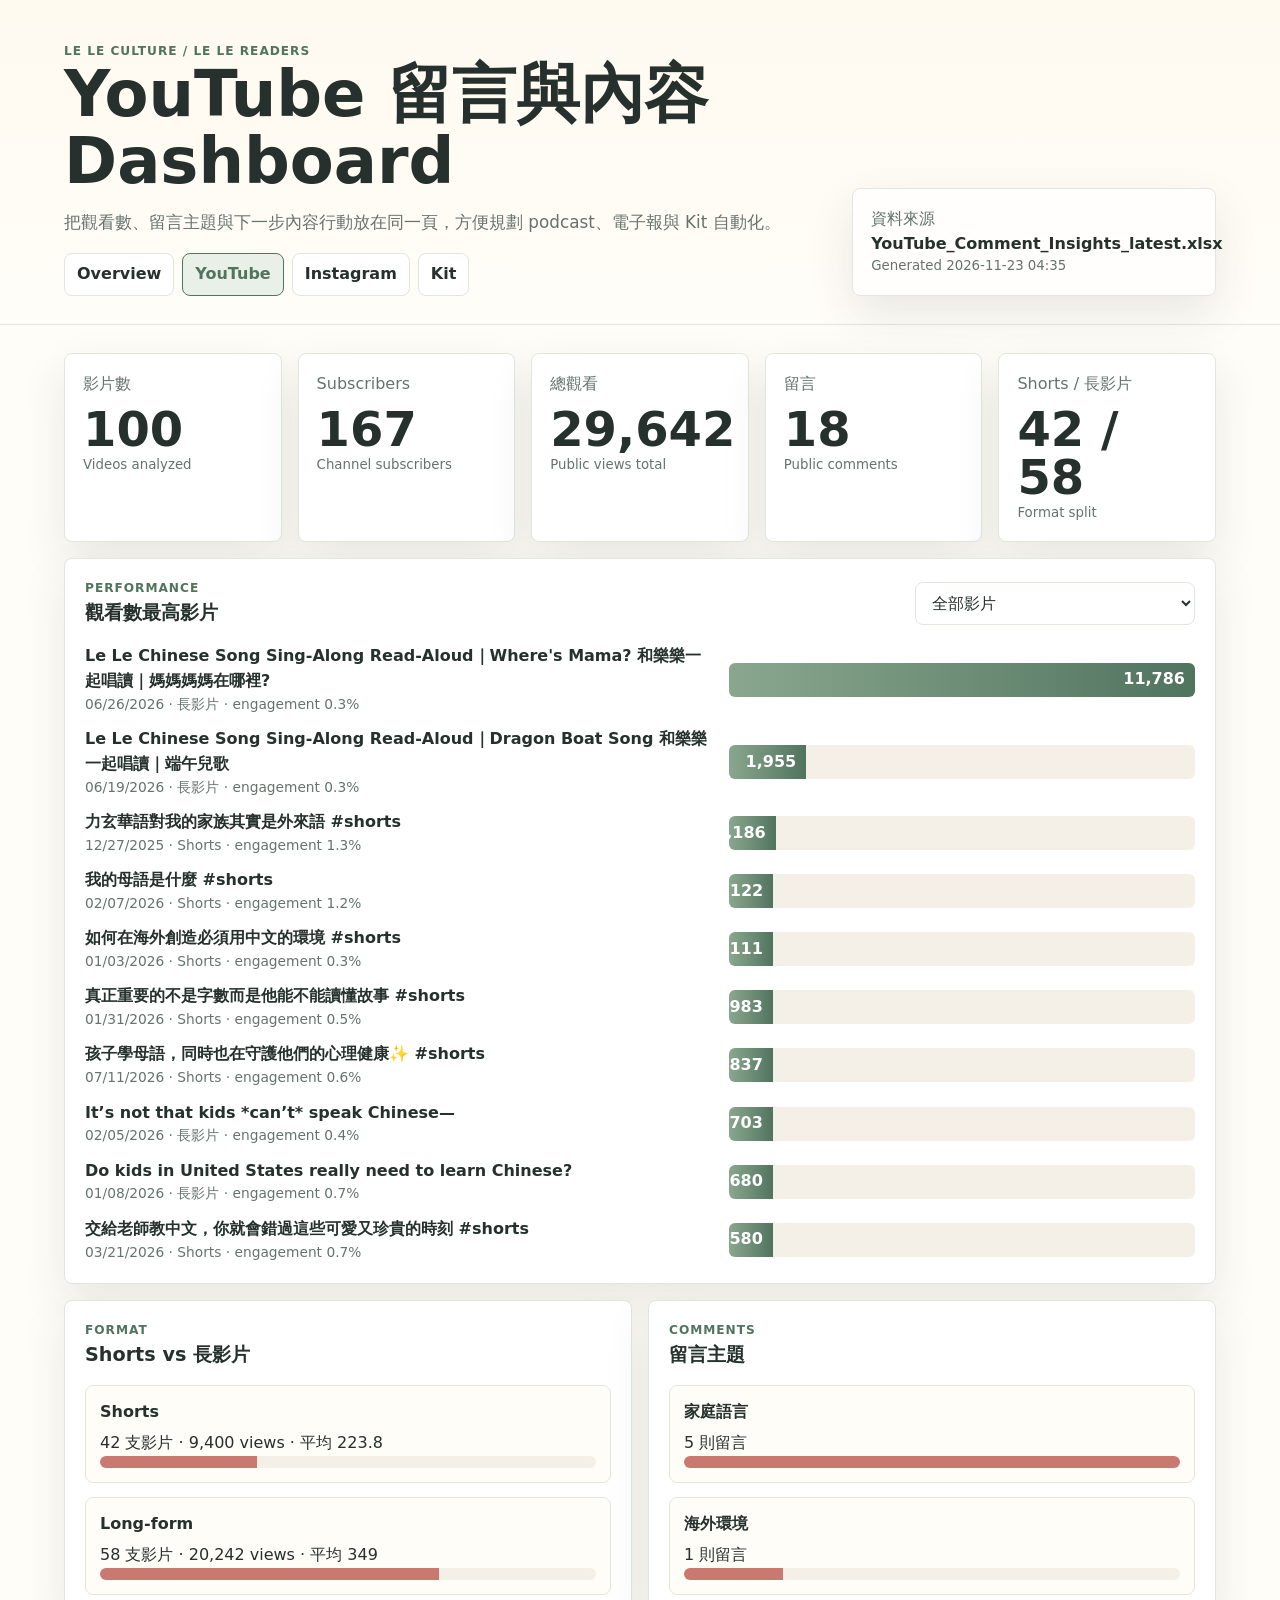
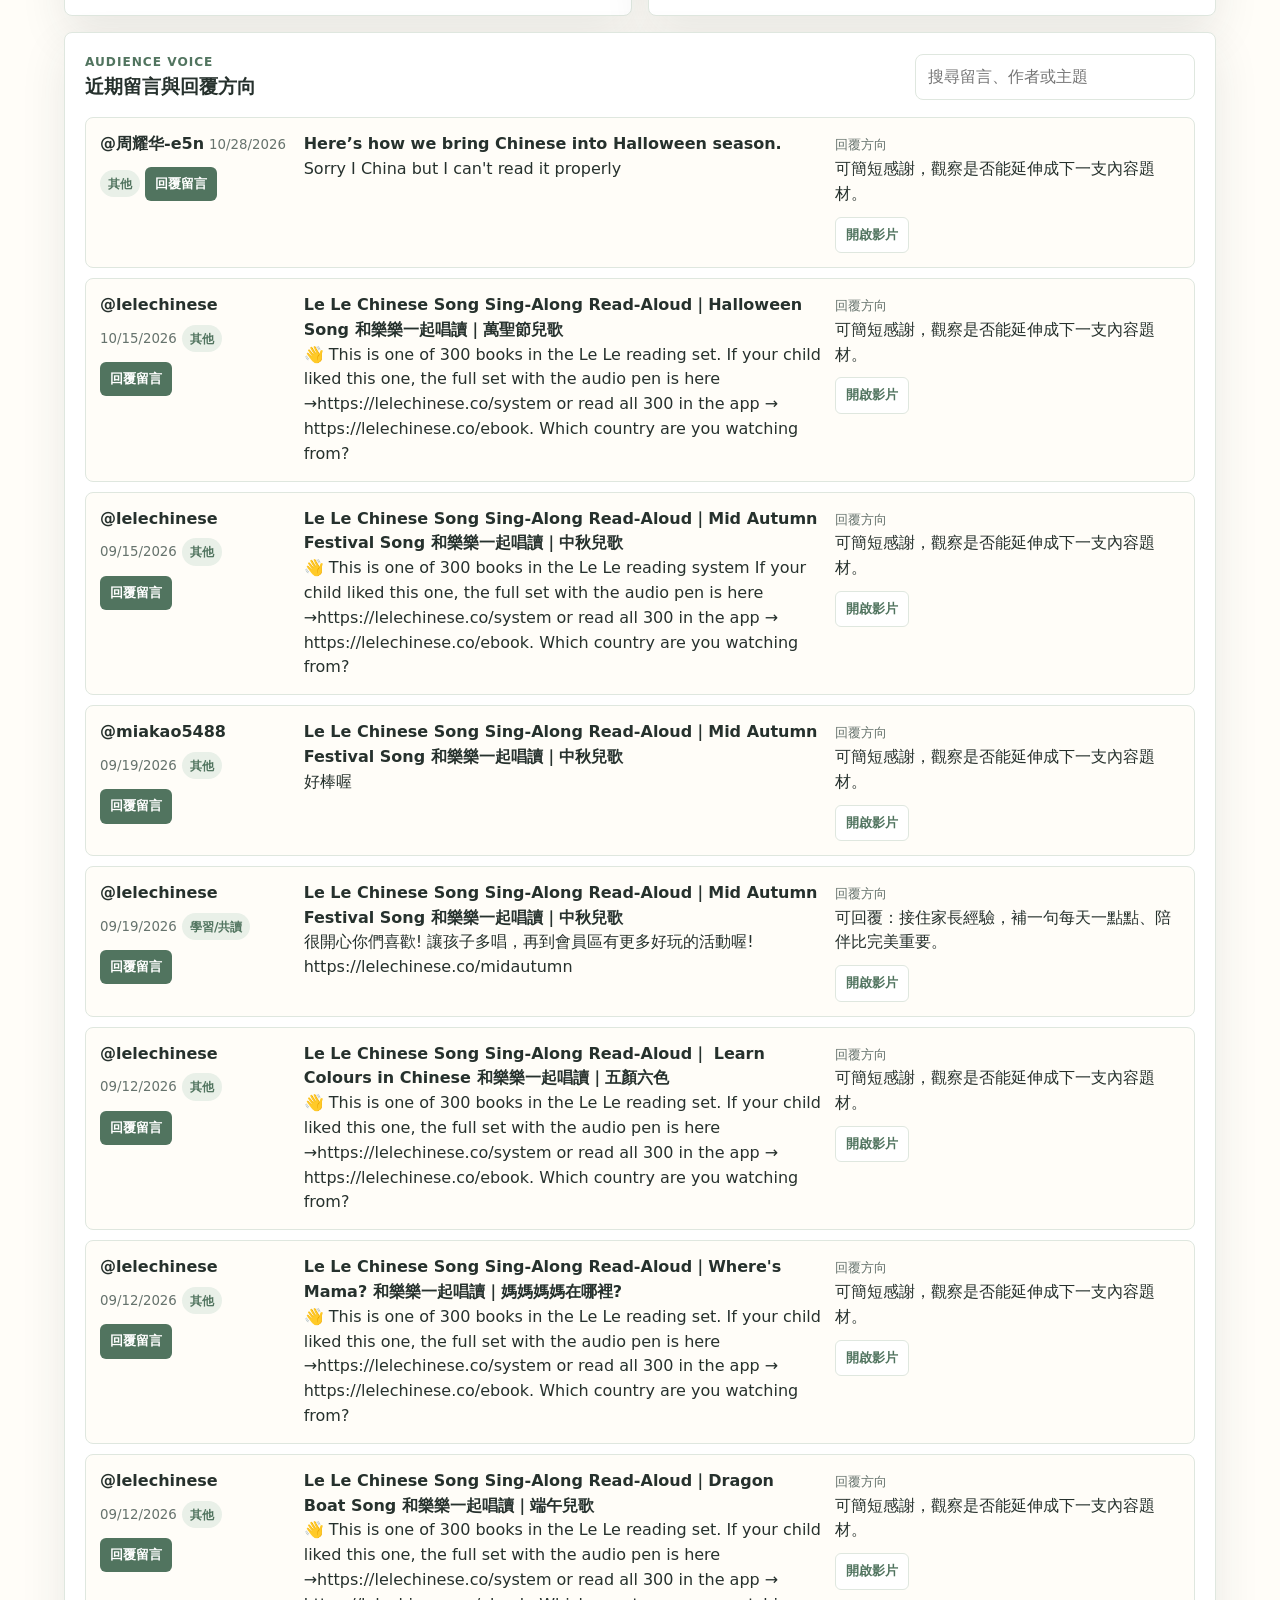
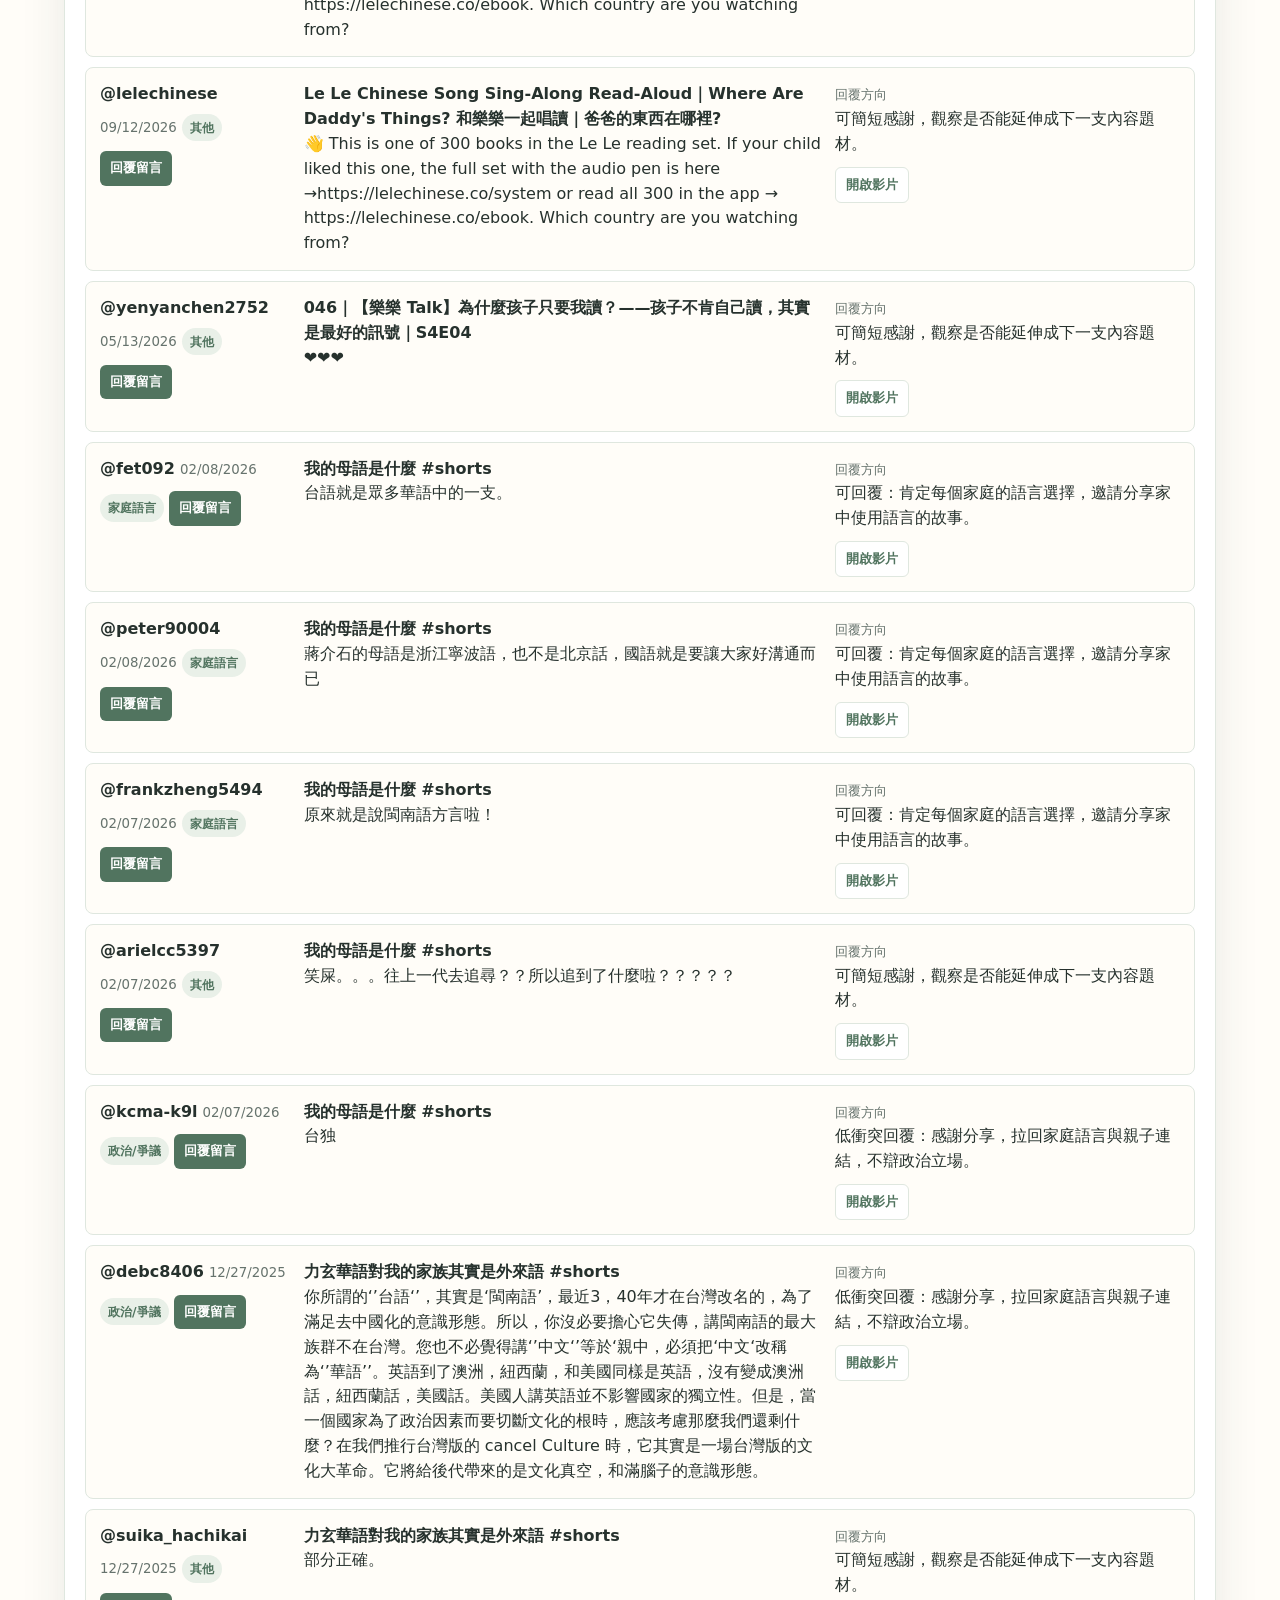
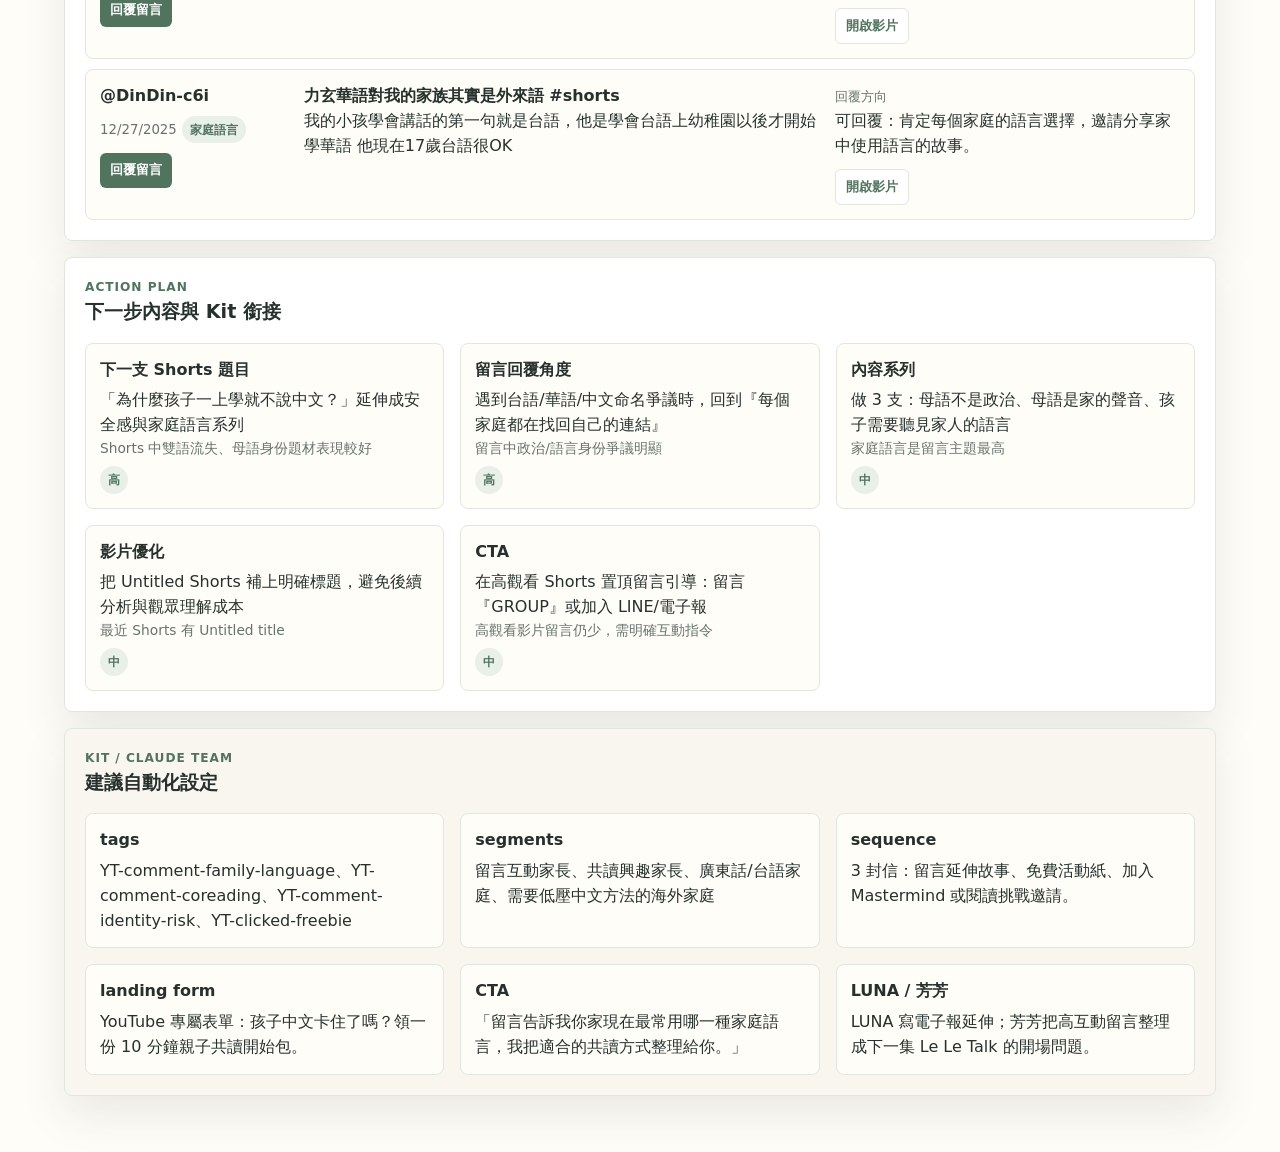
<file: youtube.html>
<!doctype html>
<html lang="zh-Hant">
  <head>
    <meta charset="utf-8">
    <meta name="viewport" content="width=device-width, initial-scale=1">
    <title>Le Le Culture YouTube Dashboard</title>
    <link rel="stylesheet" href="styles.css">
  </head>
  <body>
    <header class="topbar">
      <div>
        <p class="eyebrow">Le Le Culture / Le Le Readers</p>
        <h1>YouTube 留言與內容 Dashboard</h1>
        <p class="subtitle">把觀看數、留言主題與下一步內容行動放在同一頁，方便規劃 podcast、電子報與 Kit 自動化。</p>
      </div>
      <div class="source-card">
        <span>資料來源</span>
        <strong id="sourceWorkbook">YouTube insights workbook</strong>
        <small id="generatedAt"></small>
      </div>
    </header>

    <main>
      <section class="kpi-grid" aria-label="關鍵數據">
        <article class="kpi"><span>影片數</span><strong id="kpiVideos">0</strong><small>Videos analyzed</small></article>
        <article class="kpi"><span>Subscribers</span><strong id="kpiSubscribers">0</strong><small>Channel subscribers</small></article>
        <article class="kpi"><span>總觀看</span><strong id="kpiViews">0</strong><small>Public views total</small></article>
        <article class="kpi"><span>留言</span><strong id="kpiComments">0</strong><small>Public comments</small></article>
        <article class="kpi"><span>Shorts / 長影片</span><strong id="kpiFormats">0 / 0</strong><small>Format split</small></article>
      </section>

      <section class="dashboard-grid">
        <article class="panel wide">
          <div class="panel-heading">
            <div>
              <p class="eyebrow">Performance</p>
              <h2>觀看數最高影片</h2>
            </div>
            <select id="formatFilter" aria-label="篩選影片格式">
              <option value="all">全部影片</option>
              <option value="Yes">只看 Shorts</option>
              <option value="No">只看長影片</option>
            </select>
          </div>
          <div id="topVideosChart" class="bar-list"></div>
        </article>

        <article class="panel">
          <div class="panel-heading">
            <div>
              <p class="eyebrow">Format</p>
              <h2>Shorts vs 長影片</h2>
            </div>
          </div>
          <div id="formatChart" class="format-chart"></div>
        </article>

        <article class="panel">
          <div class="panel-heading">
            <div>
              <p class="eyebrow">Comments</p>
              <h2>留言主題</h2>
            </div>
          </div>
          <div id="themeList" class="theme-list"></div>
        </article>

        <article class="panel wide">
          <div class="panel-heading">
            <div>
              <p class="eyebrow">Audience Voice</p>
              <h2>近期留言與回覆方向</h2>
            </div>
            <input id="commentSearch" type="search" placeholder="搜尋留言、作者或主題">
          </div>
          <div id="commentsTable" class="comment-table"></div>
        </article>

        <article class="panel wide">
          <div class="panel-heading">
            <div>
              <p class="eyebrow">Action Plan</p>
              <h2>下一步內容與 Kit 銜接</h2>
            </div>
          </div>
          <div id="actionIdeas" class="ideas-grid"></div>
        </article>

        <article class="panel wide muted-panel">
          <div class="panel-heading">
            <div>
              <p class="eyebrow">Kit / Claude Team</p>
              <h2>建議自動化設定</h2>
            </div>
          </div>
          <div class="automation-grid">
            <div>
              <strong>tags</strong>
              <p>YT-comment-family-language、YT-comment-coreading、YT-comment-identity-risk、YT-clicked-freebie</p>
            </div>
            <div>
              <strong>segments</strong>
              <p>留言互動家長、共讀興趣家長、廣東話/台語家庭、需要低壓中文方法的海外家庭</p>
            </div>
            <div>
              <strong>sequence</strong>
              <p>3 封信：留言延伸故事、免費活動紙、加入 Mastermind 或閱讀挑戰邀請。</p>
            </div>
            <div>
              <strong>landing form</strong>
              <p>YouTube 專屬表單：孩子中文卡住了嗎？領一份 10 分鐘親子共讀開始包。</p>
            </div>
            <div>
              <strong>CTA</strong>
              <p>「留言告訴我你家現在最常用哪一種家庭語言，我把適合的共讀方式整理給你。」</p>
            </div>
            <div>
              <strong>LUNA / 芳芳</strong>
              <p>LUNA 寫電子報延伸；芳芳把高互動留言整理成下一集 Le Le Talk 的開場問題。</p>
            </div>
          </div>
        </article>
      </section>
    </main>

    <script src="data/youtube-dashboard-data.js"></script>
    <script src="app.js"></script>
  </body>
</html>
</file>
<file: styles.css>
:root {
  --ink: #26312d;
  --muted: #66736d;
  --line: #dfe7df;
  --paper: #fffdf8;
  --soft: #f4f0e7;
  --green: #51745f;
  --sage: #8aa78e;
  --rose: #c9796f;
  --gold: #d8a34a;
  --blue: #577f9b;
  --shadow: 0 18px 45px rgba(38, 49, 45, 0.1);
}

* {
  box-sizing: border-box;
}

body {
  margin: 0;
  background: var(--paper);
  color: var(--ink);
  font-family: "Inter", "Noto Sans TC", "Microsoft JhengHei", system-ui, sans-serif;
  line-height: 1.55;
}

.topbar {
  display: flex;
  justify-content: space-between;
  gap: 28px;
  padding: 42px clamp(18px, 5vw, 64px) 28px;
  border-bottom: 1px solid var(--line);
  background: linear-gradient(180deg, #fffaf0 0%, #fffdf8 100%);
}

h1,
h2,
p {
  margin: 0;
}

h1 {
  max-width: 820px;
  font-size: clamp(2rem, 5vw, 4.5rem);
  line-height: 1.05;
  letter-spacing: 0;
}

h2 {
  font-size: 1.2rem;
}

.eyebrow {
  color: var(--green);
  font-size: 0.76rem;
  font-weight: 800;
  letter-spacing: 0.08em;
  text-transform: uppercase;
}

.subtitle {
  max-width: 760px;
  margin-top: 14px;
  color: var(--muted);
  font-size: 1.05rem;
}

.dashboard-nav {
  display: flex;
  flex-wrap: wrap;
  gap: 8px;
  margin-top: 18px;
}

.dashboard-nav a {
  display: inline-flex;
  align-items: center;
  min-height: 38px;
  padding: 8px 12px;
  border: 1px solid var(--line);
  border-radius: 8px;
  background: #fff;
  color: var(--ink);
  font-weight: 800;
  text-decoration: none;
}

.dashboard-nav a.active {
  border-color: var(--green);
  background: #e9f0e8;
  color: var(--green);
}

.source-card {
  min-width: min(320px, 100%);
  align-self: flex-end;
  padding: 18px;
  border: 1px solid var(--line);
  border-radius: 8px;
  background: #ffffffb8;
  box-shadow: var(--shadow);
}

.source-card span,
.source-card small {
  display: block;
  color: var(--muted);
}

main {
  padding: 28px clamp(18px, 5vw, 64px) 56px;
}

.kpi-grid,
.dashboard-grid,
.automation-grid,
.ideas-grid {
  display: grid;
  gap: 16px;
}

.kpi-grid {
  grid-template-columns: repeat(auto-fit, minmax(180px, 1fr));
  margin-bottom: 16px;
}

.kpi,
.panel {
  border: 1px solid var(--line);
  border-radius: 8px;
  background: #fff;
  box-shadow: var(--shadow);
}

.kpi {
  padding: 18px;
}

.kpi span,
.kpi small {
  display: block;
  color: var(--muted);
}

.kpi strong {
  display: block;
  margin: 8px 0 2px;
  font-size: clamp(1.8rem, 4vw, 3rem);
  line-height: 1;
}

.dashboard-grid {
  grid-template-columns: repeat(2, minmax(0, 1fr));
}

.panel {
  padding: 20px;
  min-width: 0;
}

.panel.wide {
  grid-column: 1 / -1;
}

.panel-heading {
  display: flex;
  align-items: center;
  justify-content: space-between;
  gap: 16px;
  margin-bottom: 16px;
}

select,
input {
  width: min(280px, 100%);
  border: 1px solid var(--line);
  border-radius: 8px;
  background: #fff;
  color: var(--ink);
  font: inherit;
  padding: 10px 12px;
}

.bar-list {
  display: grid;
  gap: 12px;
}

.bar-row {
  display: grid;
  grid-template-columns: minmax(180px, 1fr) minmax(140px, 42%);
  gap: 14px;
  align-items: center;
}

.video-title {
  color: var(--ink);
  font-weight: 700;
  text-decoration: none;
}

.video-meta {
  color: var(--muted);
  font-size: 0.86rem;
}

.bar-track {
  height: 34px;
  overflow: hidden;
  border-radius: 6px;
  background: var(--soft);
}

.bar-fill {
  display: flex;
  align-items: center;
  justify-content: flex-end;
  min-width: 44px;
  height: 100%;
  padding-right: 10px;
  color: #fff;
  font-weight: 800;
  background: linear-gradient(90deg, var(--sage), var(--green));
}

.format-chart,
.theme-list {
  display: grid;
  gap: 14px;
}

.format-item,
.theme-item,
.idea-card,
.automation-grid div {
  padding: 14px;
  border: 1px solid var(--line);
  border-radius: 8px;
  background: #fffdf8;
}

.format-item strong,
.theme-item strong,
.idea-card strong,
.automation-grid strong {
  display: block;
  margin-bottom: 6px;
}

.progress {
  height: 12px;
  overflow: hidden;
  border-radius: 999px;
  background: var(--soft);
}

.progress span {
  display: block;
  height: 100%;
  background: var(--rose);
}

.comment-table {
  display: grid;
  gap: 10px;
}

.comment-row {
  display: grid;
  grid-template-columns: minmax(110px, 0.55fr) minmax(220px, 1.5fr) minmax(180px, 1fr);
  gap: 14px;
  padding: 14px;
  border: 1px solid var(--line);
  border-radius: 8px;
  background: #fffdf8;
}

.comment-row small {
  color: var(--muted);
}

.pill {
  display: inline-flex;
  width: fit-content;
  margin-top: 7px;
  padding: 4px 8px;
  border-radius: 999px;
  background: #e9f0e8;
  color: var(--green);
  font-size: 0.78rem;
  font-weight: 800;
}

.reply-link,
.secondary-link {
  display: inline-flex;
  width: fit-content;
  margin-top: 10px;
  padding: 7px 10px;
  border-radius: 6px;
  font-size: 0.82rem;
  font-weight: 800;
  text-decoration: none;
}

.reply-link {
  background: var(--green);
  color: #fff;
}

.secondary-link {
  border: 1px solid var(--line);
  color: var(--green);
  background: #fff;
}

.ideas-grid,
.automation-grid {
  grid-template-columns: repeat(3, minmax(0, 1fr));
}

.ideas-grid.single-column {
  grid-template-columns: 1fr;
}

.muted-panel {
  background: #f8f6ef;
}

.empty-state {
  padding: 14px;
  border: 1px dashed var(--line);
  border-radius: 8px;
  color: var(--muted);
  background: #fffdf8;
}

@media (max-width: 900px) {
  .topbar,
  .panel-heading {
    flex-direction: column;
    align-items: stretch;
  }

  .source-card {
    align-self: stretch;
  }

  .kpi-grid,
  .dashboard-grid,
  .ideas-grid,
  .automation-grid {
    grid-template-columns: 1fr;
  }

  .bar-row,
  .comment-row {
    grid-template-columns: 1fr;
  }
}
</file>
